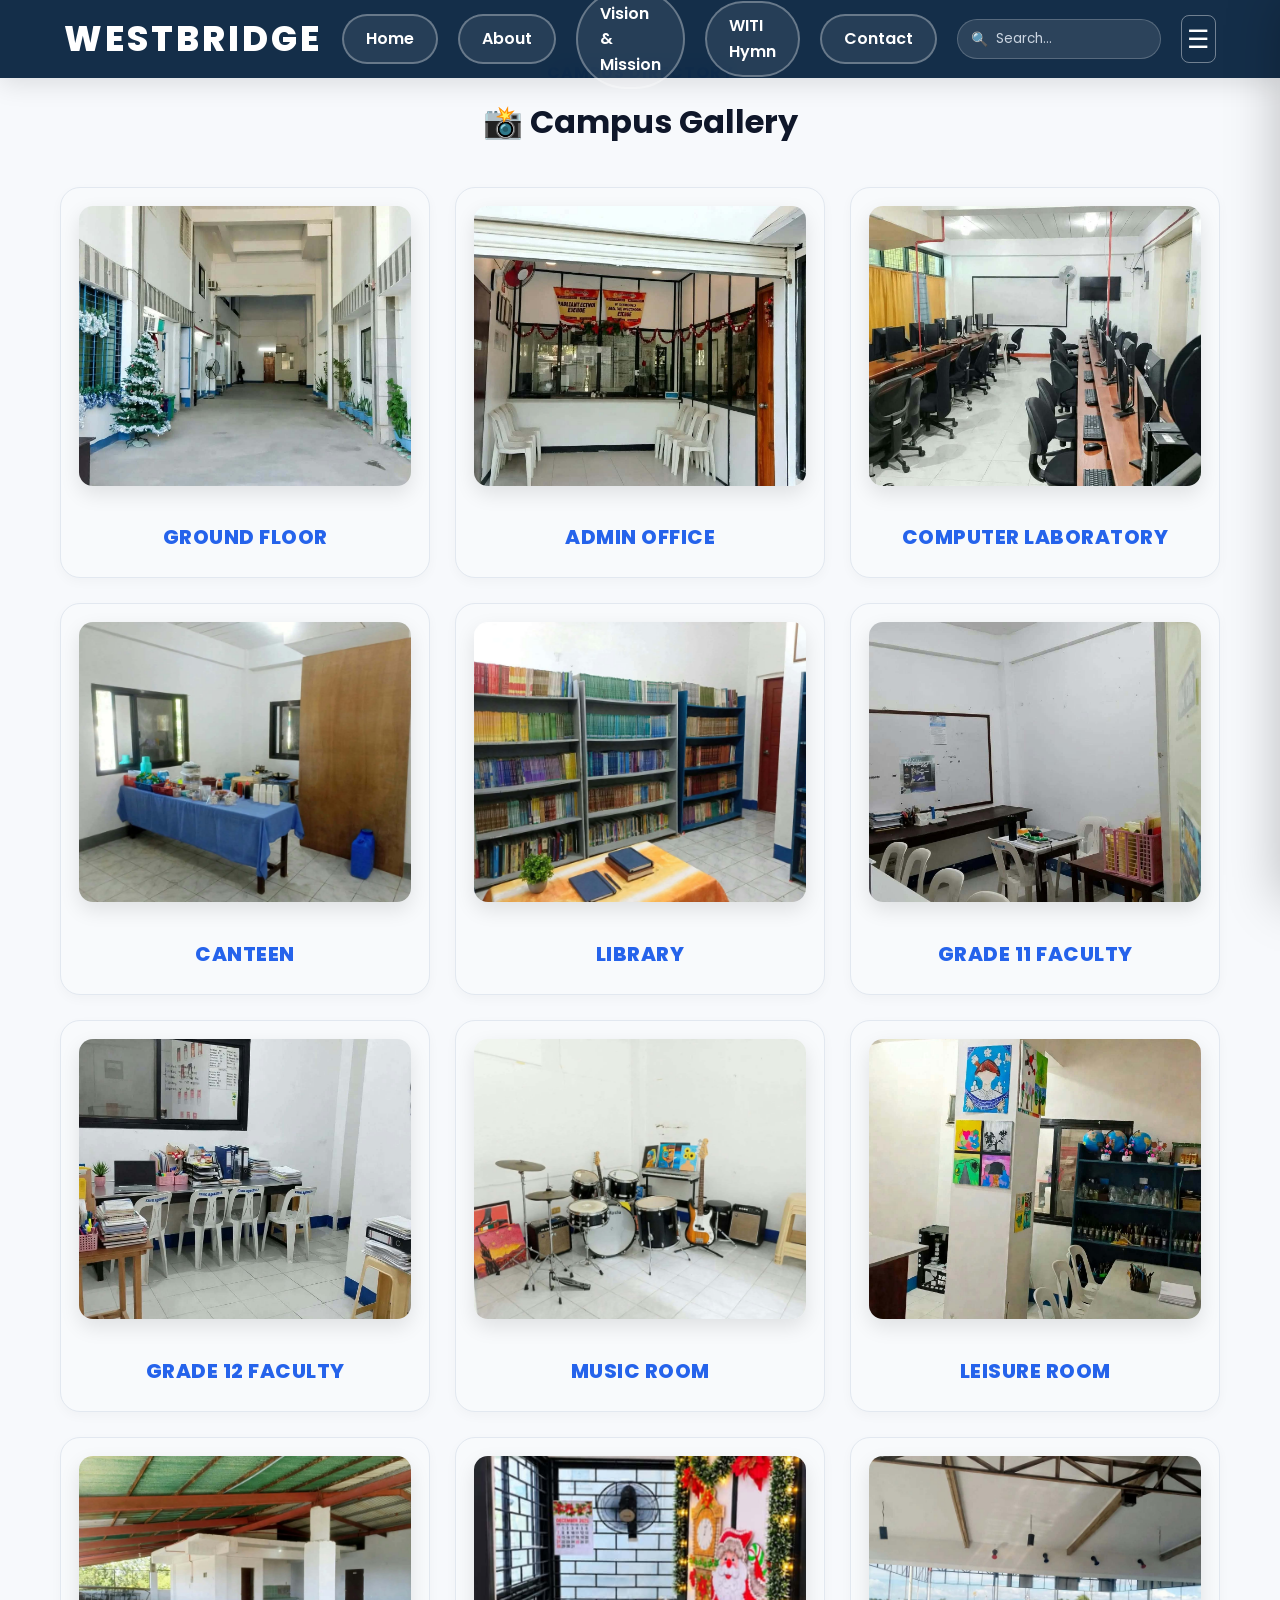
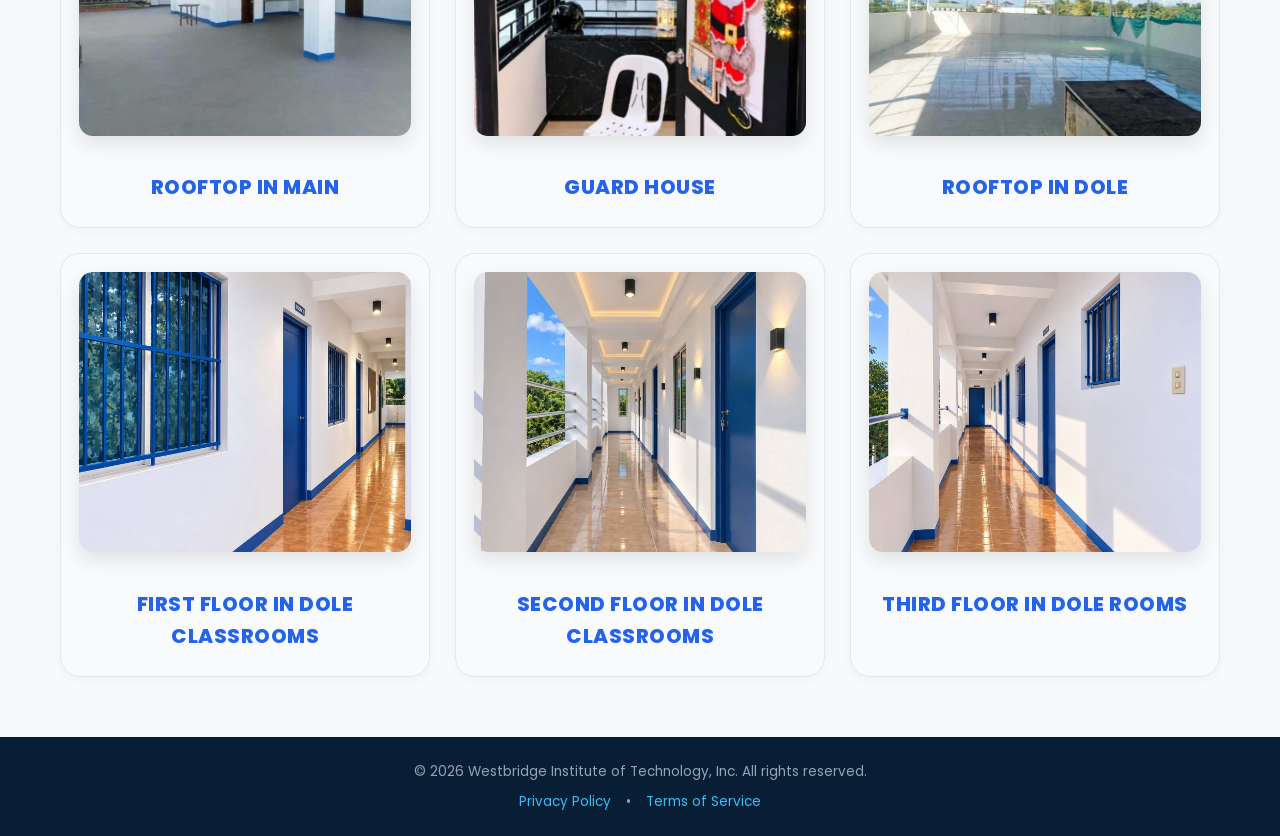
<file: campus.html>
<!DOCTYPE html>
<html lang="en">
<head>
   <meta name="viewport" content="width=device-width, initial-scale=1.0">
    <title>WITI San Jose - Campus Gallery</title>
    <link rel="stylesheet" href="style.css">
</head>
<body>
    <header>
        <div class="logo">WESTBRIDGE</div>

        <nav class="header-nav">
        <a href="index.html">Home</a>
        <a href="#history">About</a>
        <a href="#mission-vision">Vision & Mission</a>
        <a href="#witi-hymn">WITI Hymn</a>
        <a href="#contact">Contact</a>
    </nav>
        <div class="header-search-container">
            <span class="search-icon">🔍</span>
            <input type="text" id="facultySearchInput" placeholder="Search...">
        </div>
        <button class="menu-btn" onclick="toggleMenu()" aria-label="Open Menu">☰</button>
    </header>

    <div id="sideMenu" class="side-menu">
        <button class="close-btn" onclick="toggleMenu()" aria-label="Close Menu">×</button>
        <div class="menu-title">
            <span>WITI</span>
            <p>San Jose Branch</p>
        </div>
        <nav>
            <label class="cyber-switch">
  <input type="checkbox" id="themeToggleCheckbox" onchange="toggleDarkMode()">
  <span class="cyber-slider">
    <span class="cyber-icon sun">☀️</span>
    <span class="cyber-icon moon">🌙</span>
    <span class="cyber-ball"></span>
  </span>
</label>
            <a href="form.html">Enrollment Form</a>
            <a href="enrollees.html">Pending Enrollments</a>
            <a href="campus.html" class="active">Campus Gallery</a>
            <a href="loc.html">Our Location</a>
        </nav>
    </div>
    <div id="menuOverlay" class="menu-overlay" onclick="toggleMenu()"></div>
<section id="gallery" class="gallery-section" style="padding: 60px 20px; max-width: 1200px; margin: 0 auto;">
    <div style="text-align: center; margin-bottom: 40px;">
        <p class="small-title" style="color: #2563eb; font-weight: 700; letter-spacing: 1px;">CAMPUS DIRECTORY</p>
        <h2 style="font-size: 32px; color: #0f172a; margin: 5px 0 10px 0;">📸 Campus Gallery</h2>
    </div>

    <div class="facility-grid" style="display: grid; grid-template-columns: repeat(auto-fit, minmax(300px, 1fr)); gap: 25px;">
        
        <div class="facility-card glint-card" data-title="GROUND FLOOR" data-desc="Main entrance lobby, Information Desk, Administrative Offices, Registrar, and Student Services." data-img="main ground.jpg">
            <img src="main ground.jpg" alt="Ground Floor">
            <h4 style="color: #2563eb; font-size: 20px; font-weight: 800; margin: 12px 0 6px 0;">GROUND FLOOR</h4>
        </div>

        <div class="facility-card glint-card" data-title="ADMIN OFFICE" data-desc="Computer Laboratories equipped with high-spec PCs, Programming lecture rooms, and Faculty Office." data-img="admin.jpg">
            <img src="admin.jpg" alt="Admin Office">
            <h4 style="color: #2563eb; font-size: 20px; font-weight: 800; margin: 12px 0 6px 0;">ADMIN OFFICE</h4>
        </div>

        <div class="facility-card glint-card" data-title="COMPUTER LABORATORY" data-desc="Computer Laboratories equipped with high-spec PCs, Programming lecture rooms, and Faculty Office." data-img="comlab.jpg">
            <img src="comlab.jpg" alt="Computer Laboratory">
            <h4 style="color: #2563eb; font-size: 20px; font-weight: 800; margin: 12px 0 6px 0;">COMPUTER LABORATORY</h4>
        </div>

        <div class="facility-card glint-card" data-title="CANTEEN" data-desc="Computer Laboratories equipped with high-spec PCs, Programming lecture rooms, and Faculty Office." data-img="canteen.jpg">
            <img src="canteen.jpg" alt="Canteen">
            <h4 style="color: #2563eb; font-size: 20px; font-weight: 800; margin: 12px 0 6px 0;">CANTEEN</h4>
        </div>

        <div class="facility-card glint-card" data-title="LIBRARY" data-desc="Computer Laboratories equipped with high-spec PCs, Programming lecture rooms, and Faculty Office." data-img="library.jpg">
            <img src="library.jpg" alt="Library">
            <h4 style="color: #2563eb; font-size: 20px; font-weight: 800; margin: 12px 0 6px 0;">LIBRARY</h4>
        </div>

        <div class="facility-card glint-card" data-title="GRADE 11 FACULTY" data-desc="Computer Laboratories equipped with high-spec PCs, Programming lecture rooms, and Faculty Office." data-img="g11.jpg">
            <img src="g11.jpg" alt="Second Floor">
            <h4 style="color: #2563eb; font-size: 20px; font-weight: 800; margin: 12px 0 6px 0;">GRADE 11 FACULTY</h4>
        </div>

        <div class="facility-card glint-card" data-title="GRADE 12 FACULTY" data-desc="Computer Laboratories equipped with high-spec PCs, Programming lecture rooms, and Faculty Office." data-img="g12.jpg">
            <img src="g12.jpg" alt="Second Floor">
            <h4 style="color: #2563eb; font-size: 20px; font-weight: 800; margin: 12px 0 6px 0;">GRADE 12 FACULTY</h4>
        </div>

        <div class="facility-card glint-card" data-title="MUSIC ROOM" data-desc="Computer Laboratories equipped with high-spec PCs, Programming lecture rooms, and Faculty Office." data-img="music.jpg">
            <img src="music.jpg" alt="MUSIC ROOM">
            <h4 style="color: #2563eb; font-size: 20px; font-weight: 800; margin: 12px 0 6px 0;">MUSIC ROOM</h4>
        </div>

        <div class="facility-card glint-card" data-title="LEISURE ROOM" data-desc="Computer Laboratories equipped with high-spec PCs, Programming lecture rooms, and Faculty Office." data-img="leisure.jpg">
            <img src="leisure.jpg" alt="LEISURE ROOM">
            <h4 style="color: #2563eb; font-size: 20px; font-weight: 800; margin: 12px 0 6px 0;">LEISURE ROOM</h4>
        </div>

        <div class="facility-card glint-card" data-title="ROOFTOP IN MAIN" data-desc="Computer Laboratories equipped with high-spec PCs, Programming lecture rooms, and Faculty Office." data-img="roof2.img">
            <img src="roof2.jpg" alt="Second Floor">
            <h4 style="color: #2563eb; font-size: 20px; font-weight: 800; margin: 12px 0 6px 0;">ROOFTOP IN MAIN</h4>
        </div>

        <div class="facility-card glint-card" data-title="GUARD HOUSE" data-desc="Computer Laboratories equipped with high-spec PCs, Programming lecture rooms, and Faculty Office." data-img="his.webp">
            <img src="guard.jpg" alt="Second Floor">
            <h4 style="color: #2563eb; font-size: 20px; font-weight: 800; margin: 12px 0 6px 0;">GUARD HOUSE</h4>
            </div>

        <div class="facility-card glint-card" data-title="ROOFTOP IN DOLE" data-desc="Computer Laboratories equipped with high-spec PCs, Programming lecture rooms, and Faculty Office." data-img="rooftop.jpg">
            <img src="rooftop.jpg" alt="Second Floor">
            <h4 style="color: #2563eb; font-size: 20px; font-weight: 800; margin: 12px 0 6px 0;">ROOFTOP IN DOLE</h4>
        </div>

        <div class="facility-card glint-card" data-title="FIRST FLOOR IN DOLE CLASSROOMS" data-desc="Computer Laboratories equipped with high-spec PCs, Programming lecture rooms, and Faculty Office." data-img="1st.jpg">
            <img src="1st.jpg" alt="First Floor">
            <h4 style="color: #2563eb; font-size: 20px; font-weight: 800; margin: 12px 0 6px 0;">FIRST FLOOR IN DOLE CLASSROOMS</h4>
        </div>

        <div class="facility-card glint-card" data-title="SECOND FLOOR IN DOLE CLASSROOMS" data-desc="Computer Laboratories equipped with high-spec PCs, Programming lecture rooms, and Faculty Office." data-img="sec.jpg">
            <img src="sec.jpg" alt="Second Floor">
            <h4 style="color: #2563eb; font-size: 20px; font-weight: 800; margin: 12px 0 6px 0;">SECOND FLOOR IN DOLE CLASSROOMS</h4>
        </div>

        <div class="facility-card glint-card" data-title="THIRD FLOOR IN DOLE ROOMS" data-desc="Computer Laboratories equipped with high-spec PCs, Programming lecture rooms, and Faculty Office." data-img="3rd.jpg">
            <img src="3rd.jpg" alt="Third Floor">
            <h4 style="color: #2563eb; font-size: 20px; font-weight: 800; margin: 12px 0 6px 0;">THIRD FLOOR IN DOLE ROOMS</h4>
        </div>
        
        </section>
    </main>

    <footer class="luxury-footer" style="text-align: center; padding: 1.5rem; color: #94a3b8; font-size: 0.85rem;">
    <p>© 2026 Westbridge Institute of Technology, Inc. All rights reserved.</p>
    <div style="margin-top: 0.5rem; display: flex; justify-content: center; gap: 15px;">
        <a href="privacy.html" style="color: #38bdf8; text-decoration: none;">Privacy Policy</a>
        <span>•</span>
        <a href="terms.html" style="color: #38bdf8; text-decoration: none;">Terms of Service</a>
    </div>
    </footer>

    <script src="script.js"></script>
</body>
</html>
</file>
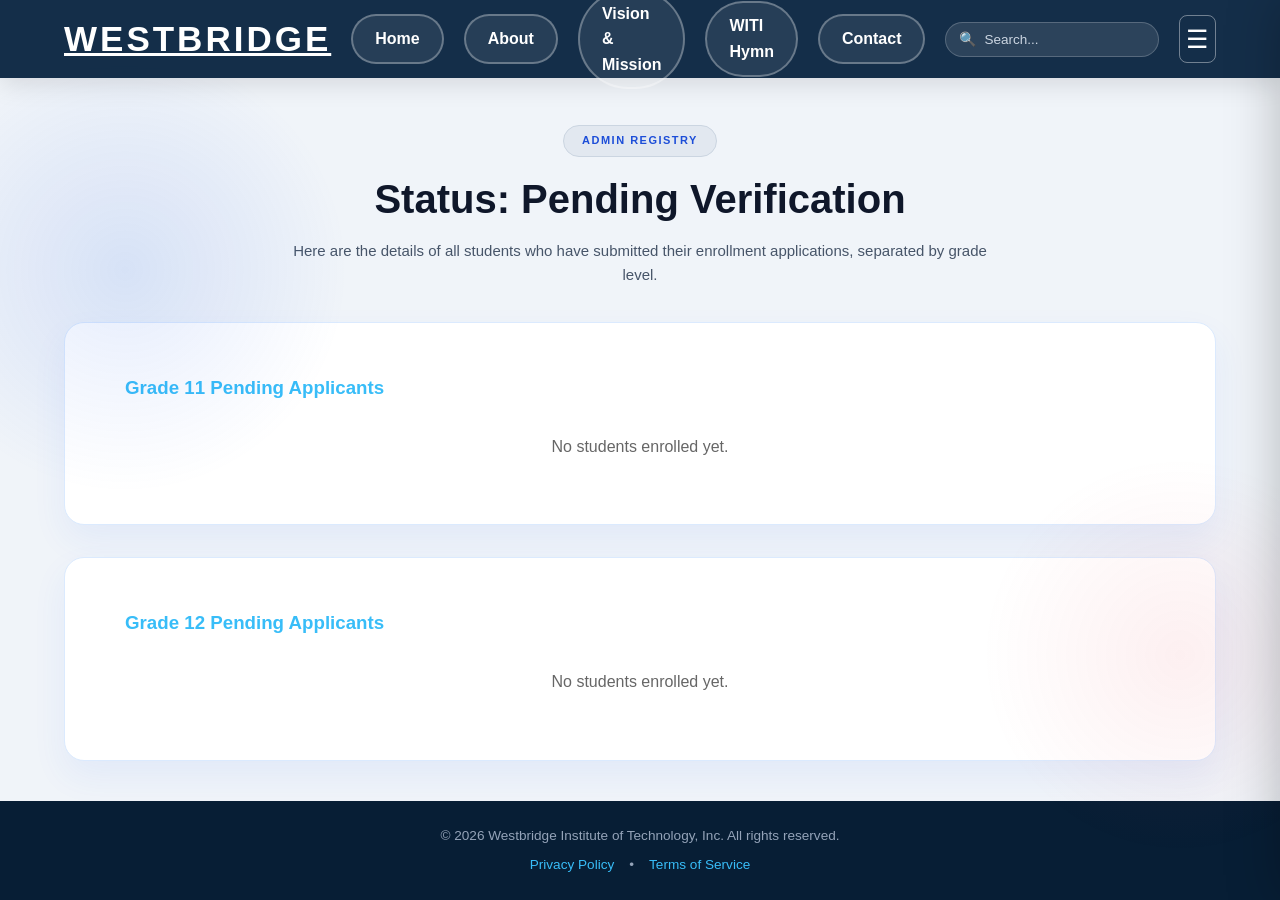
<file: enrollees.html>
<!DOCTYPE html>
<html lang="en">
<head>
    <meta name="viewport" content="width=device-width, initial-scale=1.0">
    <title>Enrolled Students Registry | WITI San Jose</title>
    <link rel="stylesheet" href="style.css">
</head>
<body class="luxury-enroll-body">

    <header class="luxury-header">
        <a href="index.html" class="logo">WESTBRIDGE</a>

        <nav class="header-nav">
        <a href="index.html">Home</a>
        <a href="#history">About</a>
        <a href="#mission-vision">Vision & Mission</a>
        <a href="#witi-hymn">WITI Hymn</a>
        <a href="#contact">Contact</a>
    </nav>
    <div class="header-search-container">
        <span class="search-icon">🔍</span>
        <input type="text" id="facultySearchInput" placeholder="Search...">
        <div id="searchHistoryDropdown" class="search-history-dropdown"></div>
        </div>
        <button class="menu-btn" onclick="toggleMenu()" aria-label="Open Menu">☰</button>
    </header>

    <div id="sideMenu" class="side-menu">
        <button class="close-btn" onclick="toggleMenu()" aria-label="Close Menu">×</button>
        <div class="menu-title">
            <span>WITI</span>
            <p>San Jose Branch</p>
        </div>
        <nav>
            <label class="cyber-switch">
  <input type="checkbox" id="themeToggleCheckbox" onchange="toggleDarkMode()">
  <span class="cyber-slider">
    <span class="cyber-icon sun">☀️</span>
    <span class="cyber-icon moon">🌙</span>
    <span class="cyber-ball"></span>
  </span>
</label>
            <a href="form.html">Enrollment Form</a>
            <a href="enrollees.html">Pending Enrollments</a>
             <a href="campus.html" class="active">Campus Gallery</a>
            <a href="loc.html">Our Location</a>
        </nav>
    </div>

    <div id="menuOverlay" class="menu-overlay" onclick="toggleMenu()"></div>

    <main class="enrollment-wrapper">
        <div class="enrollment-hero-head">
            <span class="luxury-badge">ADMIN REGISTRY</span>
            <h1>Status: Pending Verification</h1>
            <p>Here are the details of all students who have submitted their enrollment applications, separated by grade level.</p>
        </div>

        <div class="glass-form-card" style="margin-bottom: 2rem;">
            <h3 style="color: #38bdf8; margin-bottom: 1rem;">Grade 11 Pending Applicants</h3>
            <div id="g11EnrolleesContainer">
    
            </div>
        </div>
        <div class="glass-form-card">
            <h3 style="color: #38bdf8; margin-bottom: 1rem;">Grade 12 Pending Applicants</h3>
            <div id="g12EnrolleesContainer">
               
            </div>
        </div>
    </main>

    <footer class="luxury-footer" style="text-align: center; padding: 1.5rem; color: #94a3b8; font-size: 0.85rem;">
    <p>© 2026 Westbridge Institute of Technology, Inc. All rights reserved.</p>
    <div style="margin-top: 0.5rem; display: flex; justify-content: center; gap: 15px;">
        <a href="privacy.html" style="color: #38bdf8; text-decoration: none;">Privacy Policy</a>
        <span>•</span>
        <a href="terms.html" style="color: #38bdf8; text-decoration: none;">Terms of Service</a>
    </div>
</footer>

    <script src="script.js"></script>
</body>
</html>
</file>
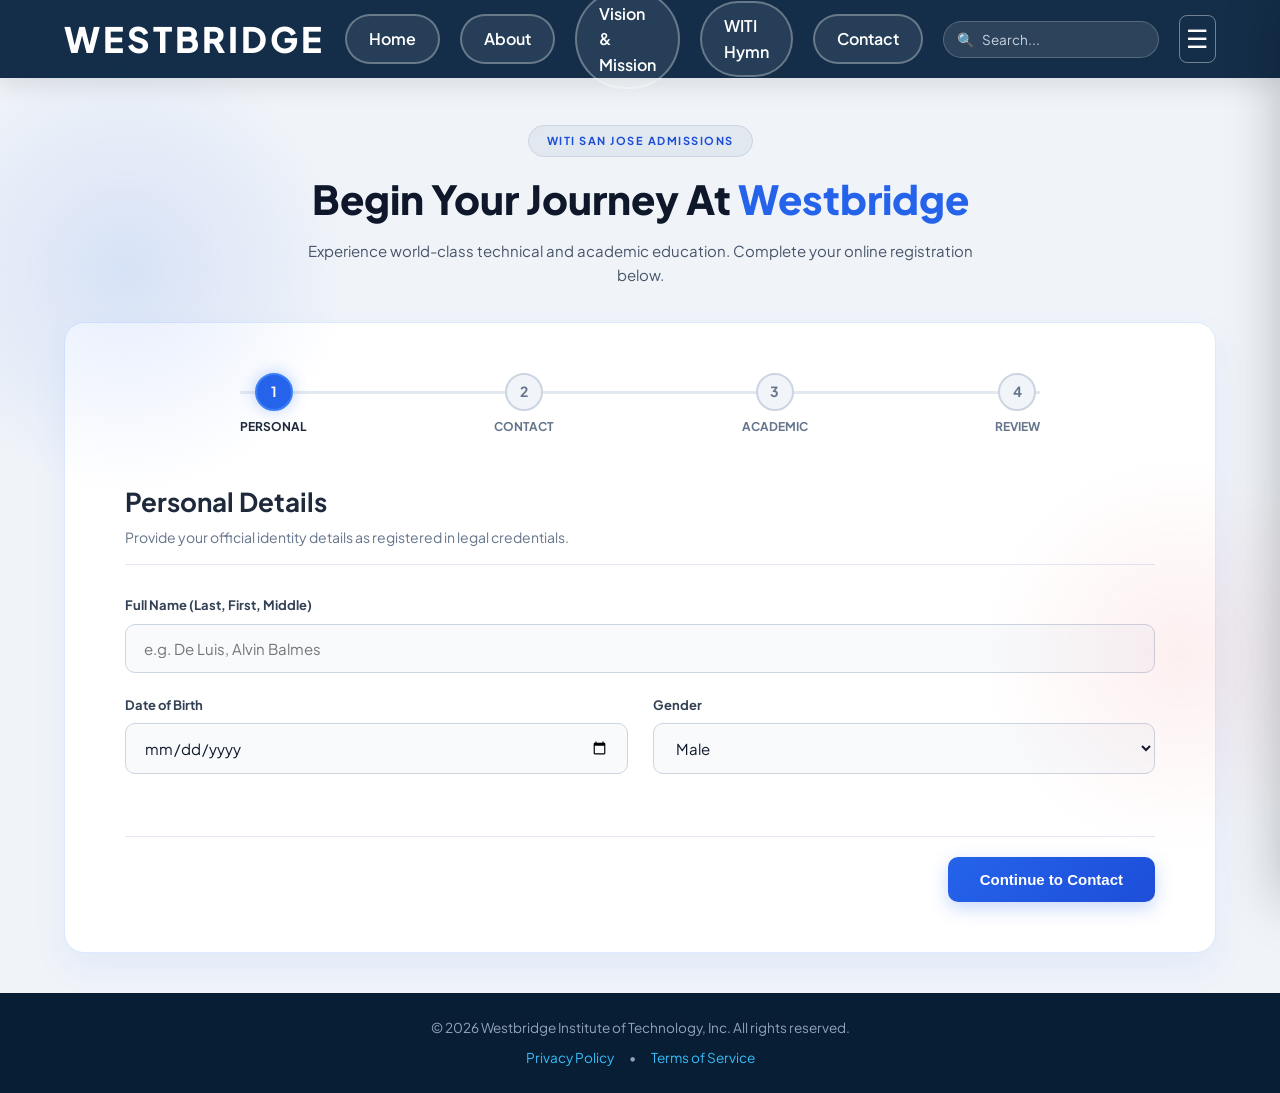
<file: form.html>
<!DOCTYPE html>
<html lang="en">
<head>
    <meta name="viewport" content="width=device-width, initial-scale=1.0">
    <title>Online Enrollment | WITI San Jose</title>
    <link rel="stylesheet" href="style.css">
    <link rel="preconnect" href="https://fonts.googleapis.com">
    <link rel="preconnect" href="https://fonts.gstatic.com" crossorigin>
    <link href="https://fonts.googleapis.com/css2?family=Plus+Jakarta+Sans:wght@300;400;500;600;700;800&family=Outfit:wght@400;600;700;800&display=swap" rel="stylesheet">
</head>
<body class="luxury-enroll-body">

    <div class="ambient-orb orb-1"></div>
    <div class="ambient-orb orb-2"></div>
    <div class="ambient-orb orb-3"></div>

    <header class="luxury-header">
        <div class="logo">WESTBRIDGE</div>
        <nav class="header-nav">
        <a href="index.html">Home</a>
        <a href="#history">About</a>
        <a href="#mission-vision">Vision & Mission</a>
        <a href="#witi-hymn">WITI Hymn</a>
        <a href="#contact">Contact</a>
    </nav>
    <div class="header-search-container">
        <span class="search-icon">🔍</span>
        <input type="text" id="facultySearchInput" placeholder="Search...">
        <div id="searchHistoryDropdown" class="search-history-dropdown"></div>
        </div>
        <button class="menu-btn" onclick="toggleMenu()" aria-label="Open Menu">☰</button>
    </header>

    <div id="sideMenu" class="side-menu">
        <button class="close-btn" onclick="toggleMenu()" aria-label="Close Menu">×</button>
        <div class="menu-title">
            <span>WITI</span>
            <p>San Jose Branch</p>
        </div>
        <nav>
            <label class="cyber-switch">
  <input type="checkbox" id="themeToggleCheckbox" onchange="toggleDarkMode()">
  <span class="cyber-slider">
    <span class="cyber-icon sun">☀️</span>
    <span class="cyber-icon moon">🌙</span>
    <span class="cyber-ball"></span>
  </span>
</label>
            <a href="form.html">Enrollment Form</a>
            <a href="enrollees.html">Pending Enrollments</a>
             <a href="campus.html" class="active">Campus Gallery</a>
            <a href="loc.html">Our Location</a>
        </nav>
    </div>

    <div id="menuOverlay" class="menu-overlay" onclick="toggleMenu()"></div>

    <main class="enrollment-wrapper">
        
        <div class="enrollment-hero-head">
            <span class="luxury-badge">WITI SAN JOSE ADMISSIONS</span>
            <h1>Begin Your Journey At <span>Westbridge</span></h1>
            <p>Experience world-class technical and academic education. Complete your online registration below.</p>
        </div>

        
        <div class="glass-form-card">

            <div class="stepper-bar">
                <div class="progress-line-bg">
                    <div class="progress-line-fill" id="progressFill"></div>
                </div>

                <div class="step-node active" id="node1">
                    <div class="node-circle">1</div>
                    <span class="node-label">Personal</span>
                </div>
                <div class="step-node" id="node2">
                    <div class="node-circle">2</div>
                    <span class="node-label">Contact</span>
                </div>
                <div class="step-node" id="node3">
                    <div class="node-circle">3</div>
                    <span class="node-label">Academic</span>
                </div>
                <div class="step-node" id="node4">
                    <div class="node-circle">4</div>
                    <span class="node-label">Review</span>
                </div>
            </div>

            <form id="luxuryForm" novalidate>


                <div class="form-step active-step" id="step1">
                    <div class="step-head">
                        <h2>Personal Details</h2>
                        <p>Provide your official identity details as registered in legal credentials.</p>
                    </div>

                    <div class="input-block">
                        <label for="fullName">Full Name (Last, First, Middle)</label>
                        <input type="text" id="fullName" placeholder="e.g. De Luis, Alvin Balmes" required>
                        <small class="error-msg">Please enter your complete name.</small>
                    </div>

                    <div class="input-grid-2">
                        <div class="input-block">
                            <label for="dob">Date of Birth</label>
                            <input type="date" id="dob" required>
                            <small class="error-msg">Select a valid birthdate.</small>
                        </div>
                        <div class="input-block">
                            <label for="gender">Gender</label>
                            <select id="gender" required>
                                <option value="Male">Male</option>
                                <option value="Female">Female</option>
                                <option value="Prefer not to say">Prefer not to say</option>
                            </select>
                            <small class="error-msg">Please select your gender.</small>
                        </div>
                    </div>

                    <div class="step-actions right-align">
                        <button type="button" class="btn-next" onclick="goToStep(2)">Continue to Contact</button>
                    </div>
                </div>

                <div class="form-step" id="step2">
                    <div class="step-head">
                        <h2>Contact & Address</h2>
                        <p>Where can our admissions office reach you regarding your updates?</p>
                    </div>

                    <div class="input-grid-2">
                        <div class="input-block">
                            <label for="email">Email Address</label>
                            <input type="email" id="email" placeholder="e.g. student@gmail.com" required>
                            <small class="error-msg">Provide a valid email address.</small>
                        </div>
                        <div class="input-block">
                            <label for="phone">Mobile Number *</label>
                            <input type="tel" id="phone" placeholder="09123456789" maxlength="11" required>
                            <small class="error-msg">Must be an 11-digit mobile number (09XXXXXXXXX).</small>
                        </div>
                    </div>

                    <div class="input-block">
                        <label for="address">Complete Home Address</label>
                        <input type="text" id="address" placeholder="House/Bldg No., Street, Barangay, City, Province" required>
                        <small class="error-msg">Please input your detailed residential address.</small>
                    </div>

                    <div class="step-actions">
                        <button type="button" class="btn-prev" onclick="goToStep(1)">Back</button>
                        <button type="button" class="btn-next" onclick="goToStep(3)">Academic Details</button>
                    </div>
                </div>

                <div class="form-step" id="step3">
                    <div class="step-head">
                        <h2>Academic Track Selection</h2>
                        <p>Select your desired educational strand or college degree program.</p>
                    </div>

                    <div class="input-grid-2">
                        <div class="input-block">
                            <label for="course">Cluster</label>
                            <select id="course" required>
                                <option value="SHS-ICT">Senior High School - ICT Strand</option>
                                <option value="SHS-ABM">Senior High School - ABM Strand</option>
                                <option value="SHS-ASSH">Senior High School - ASSH Strand</option>
                                <option value="SHS-STEM">Senior High School - STEM Strand</option>
                                <option value="SHS-HT">Senior High School - HT Strand</option>
                            </select>
                            <small class="error-msg">Please choose an academic program.</small>
                        </div>
                        <div class="input-block">
                            <label for="yearLevel">Grade Level</label>
                            <select id="yearLevel" required>
                                <option value="">Select Grade Level</option>
                                <option value="Grade 11">Grade 11</option>
                                <option value="Grade 12">Grade 12</option>
                            </select>
                            <small class="error-msg">Please select your incoming grade level.</small>
                        </div>
                    </div>

                    <div class="step-actions">
                        <button type="button" class="btn-prev" onclick="goToStep(2)">Back</button>
                        <button type="button" class="btn-next" onclick="goToStep(4)">Review Enrollment Form</button>
                    </div>
                </div>

                <div class="form-step" id="step4">
                    <div class="step-head">
                        <h2>Confirm Submission</h2>
                        <p>Review all your submitted credentials before finalizing your application.</p>
                    </div>

                    <div class="review-box">
                        <div class="review-item">
                            <span class="rev-label">Full Name:</span>
                            <span class="rev-val" id="revName">-</span>
                        </div>
                        <div class="review-item">
                            <span class="rev-label">Birthdate & Gender:</span>
                            <span class="rev-val" id="revDobGender">-</span>
                        </div>
                        <div class="review-item">
                            <span class="rev-label">Email Address:</span>
                            <span class="rev-val" id="revEmail">-</span>
                        </div>
                        <div class="review-item">
                            <span class="rev-label">Mobile Number:</span>
                            <span class="rev-val" id="revPhone">-</span>
                        </div>
                        <div class="review-item">
                            <span class="rev-label">Home Address:</span>
                            <span class="rev-val" id="revAddress">-</span>
                        </div>
                        <div class="review-item highlight">
                            <span class="rev-label">Selected Program:</span>
                            <span class="rev-val" id="revCourse">-</span>
                        </div>
                        <div class="review-item highlight">
                            <span class="rev-label">Grade Level:</span>
                            <span class="rev-val" id="revYear">-</span>
                        </div>
                    </div>

                    <div class="step-actions">
                        <button type="button" class="btn-prev" onclick="goToStep(3)">Edit Details</button>
                        <button type="submit" class="btn-submit-luxury">Submit Official Enrollment</button>
                    </div>
                </div>

            </form>

            <!-- PENDING VERIFICATION STATUS CARD -->
            <div id="status-card" class="glint-card status-card hidden" style="text-align: center; padding: 2rem;">
                <div class="cyber-badge" style="display: inline-block; margin-bottom: 1rem;">STATUS: PENDING VERIFICATION</div>
                
                <h2 style="color: #38bdf8; margin-bottom: 0.5rem;">SUBMISSION RECEIVED</h2>
                <p style="color: #94a3b8; margin-bottom: 1.5rem;">Your application has been logged into the system for initial review by the registrar.</p>
                
                <div class="ref-box" style="background: #020617; border-left: 3px solid #38bdf8; padding: 1rem; margin: 1.5rem auto; text-align: left; max-width: 400px; border-radius: 4px;">
                    <span style="font-size: 0.8rem; color: #94a3b8; display: block;">TRACKING REFERENCE:</span>
                    <strong id="refNumber" style="color: #38bdf8; font-size: 1.2rem; letter-spacing: 2px;">#WITI-2026-0000</strong>
                </div>

                <div class="next-steps" style="text-align: left; font-size: 0.9rem; color: #94a3b8; margin: 1.5rem auto; max-width: 400px;">
                    <h4 style="color: #fff; margin-bottom: 0.5rem;">Next Steps:</h4>
                    <ol style="padding-left: 1.2rem; display: flex; flex-direction: column; gap: 0.4rem;">
                        <li>Take a screenshot or note your Tracking Reference Number.</li>
                        <li>Wait 1–3 working days for SMS/email notification from the Registrar.</li>
                        <li>Prepare your physical documents (Form 138, PSA Birth Cert, Good Moral) for campus verification.</li>
                    </ol>
                </div>

                <!-- Isa na lang ang button papuntang Home -->
                <div class="success-actions" style="margin-top: 1.5rem;">
                    <div class="success-actions" style="margin-top: 1.5rem; text-align: center;">
                        <a href="index.html" class="cyber-home-btn">
                            Return to Main Homepage
                            </a>
                    </div>
                </div>
            </div>
        </div>

    </main>

    <footer class="luxury-footer" style="text-align: center; padding: 1.5rem; color: #94a3b8; font-size: 0.85rem;">
    <p>© 2026 Westbridge Institute of Technology, Inc. All rights reserved.</p>
    <div style="margin-top: 0.5rem; display: flex; justify-content: center; gap: 15px;">
        <a href="privacy.html" style="color: #38bdf8; text-decoration: none;">Privacy Policy</a>
        <span>•</span>
        <a href="terms.html" style="color: #38bdf8; text-decoration: none;">Terms of Service</a>
    </div>
</footer>

    <script src="script.js"></script>
</body>
</html>
</file>
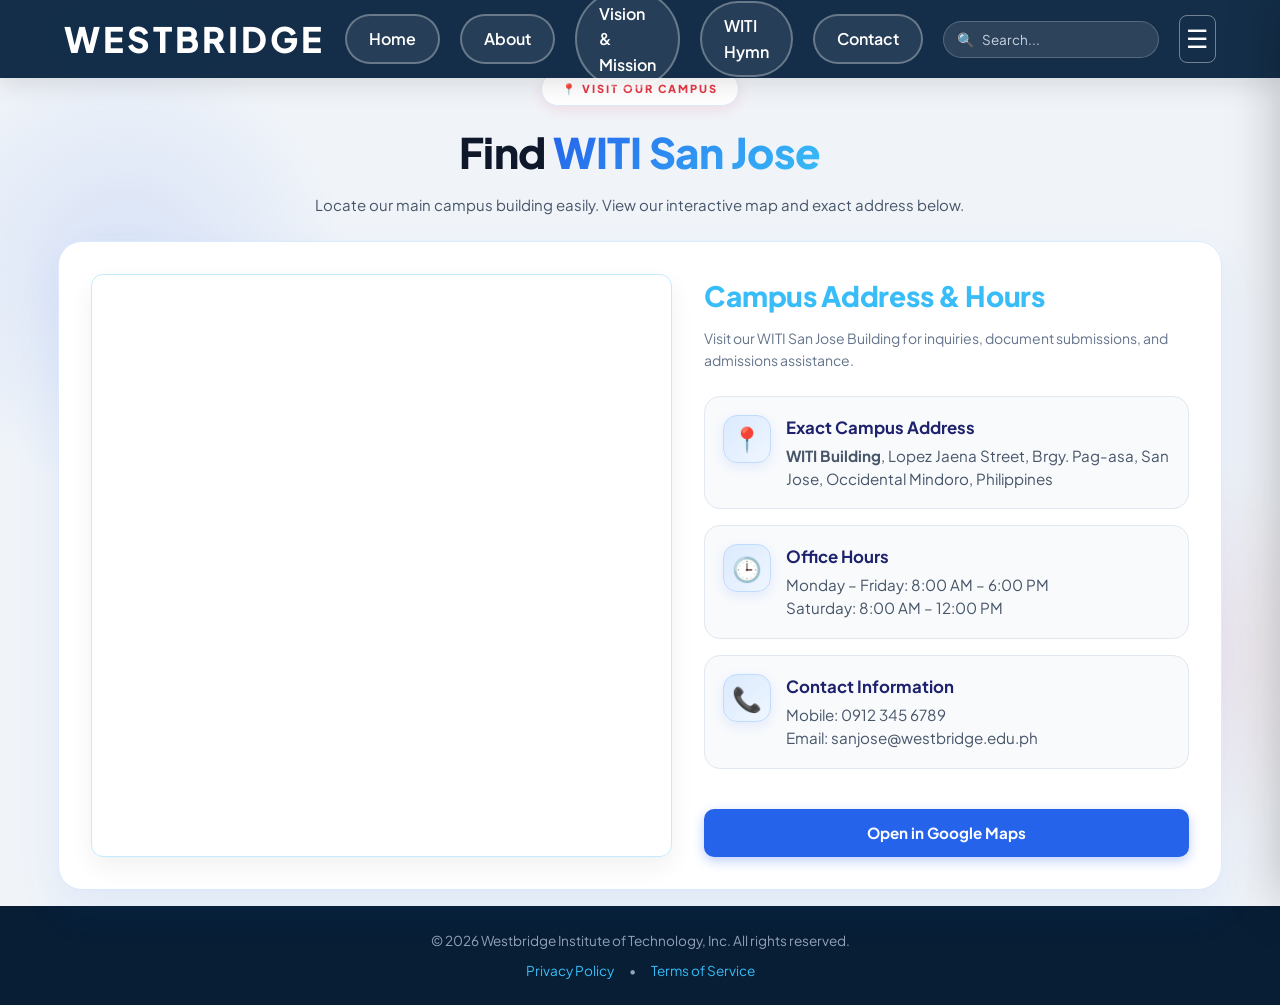
<file: loc.html>
<!DOCTYPE html>
<html lang="en">
<head>
   <meta name="viewport" content="width=device-width, initial-scale=1.0">
    <title>Campus Location | WITI San Jose</title>
    <link rel="stylesheet" href="style.css">
    <link rel="preconnect" href="https://fonts.googleapis.com">
    <link rel="preconnect" href="https://fonts.gstatic.com" crossorigin>
    <link href="https://fonts.googleapis.com/css2?family=Plus+Jakarta+Sans:wght@400;500;600;700;800&display=swap" rel="stylesheet">
</head>
<body class="luxury-enroll-body">

    <header class="luxury-header">
        <div class="logo">WESTBRIDGE</div>

        <nav class="header-nav">
            <a href="index.html">Home</a>
            <a href="index.html#history">About</a>
            <a href="index.html#mission-vision">Vision & Mission</a>
            <a href="index.html#hymn">WITI Hymn</a>
            <a href="index.html#contact">Contact</a>
        </nav>
        <div class="header-search-container">
            <span class="search-icon">🔍</span>
            <input type="text" id="facultySearchInput" placeholder="Search...">
            <div id="searchHistoryDropdown" class="search-history-dropdown"></div>
        </div>
        <button class="menu-btn" onclick="toggleMenu()" aria-label="Open Menu">☰</button>
    </header>

    <div id="sideMenu" class="side-menu">
        <button class="close-btn" onclick="toggleMenu()" aria-label="Close Menu">×</button>
        <div class="menu-title">
            <span>WITI</span>
            <p>San Jose Branch</p>
        </div>
        <nav>
            <label class="cyber-switch">
                <input type="checkbox" id="themeToggleCheckbox" onchange="toggleDarkMode()">
                <span class="cyber-slider">
                    <span class="cyber-icon sun">☀️</span>
                    <span class="cyber-icon moon">🌙</span>
                    <span class="cyber-ball"></span>
                </span>
            </label>
            <a href="index.html">🏠 Return to Home</a>
            <a href="form.html">Enrollment Form</a>
            <a href="enrollees.html">Pending Enrollments</a>
            <a href="campus.html">Campus Gallery</a>
            <a href="loc.html" class="active">Our Location</a>
        </nav>
    </div>

    <div id="menuOverlay" class="menu-overlay" onclick="toggleMenu()"></div>

    <main class="location-wrapper" style="max-width: 96%; width: 96%; padding: 1rem 2rem; margin: 0 auto;">
        
        <!-- Top Navigation / Return to Home Bar -->
        <div style="display: flex; justify-content: space-between; align-items: center; margin-bottom: 1rem;">
            <a href="index.html" style="display: inline-flex; align-items: center; gap: 8px; color: #38bdf8; text-decoration: none; font-weight: 600; font-size: 0.95rem; background: rgba(56, 189, 248, 0.1); padding: 8px 16px; border-radius: 50px; transition: background 0.3s;">
                ← Return to Home
            </a>
        </div>

        <div class="location-hero-head" style="text-align: center; margin-bottom: 1.5rem;">
            <span class="luxury-badge">📍 VISIT OUR CAMPUS</span>
            <h1>Find <span>WITI San Jose</span></h1>
            <p>Locate our main campus building easily. View our interactive map and exact address below.</p>
        </div>

        <div class="glass-location-card" style="width: 100%; padding: 2rem; box-sizing: border-box;">
            
            <div class="location-grid" style="display: grid; grid-template-columns: 1.2fr 1fr; gap: 2rem; width: 100%; min-height: 550px;">
                
                <div class="map-container" style="width: 100%; height: 100%; min-height: 450px; border-radius: 12px; overflow: hidden; border: 1px solid rgba(56, 189, 248, 0.3);">
                    <iframe 
                        src="https://www.google.com/maps/embed?pb=!1m18!1m12!1m3!1d3893.388836262334!2d121.0668278!3d12.3524345!2m3!1f0!2f0!3f0!3m2!1i1024!2i768!4f13.1!3m3!1m2!1s0x33b9ec85b24a3503%3A0x8e84ef2436f982d6!2sLopez%20Jaena%20St%2C%20San%20Jose%2C%20Occidental%20Mindoro!5e0!3m2!1sen!2sph!4v1710000000000!5m2!1sen!2sph" 
                        width="100%" 
                        height="100%" 
                        style="border:0;" 
                        allowfullscreen="" 
                        loading="lazy" 
                        referrerpolicy="no-referrer-when-downgrade">
                    </iframe>
                </div>

                <div class="location-details-box" style="display: flex; flex-direction: column; justify-content: space-between;">
                    <div>
                        <h2 style="color: #38bdf8; margin-bottom: 0.5rem;">Campus Address & Hours</h2>
                        <p class="loc-intro" style="color: #64748b; margin-bottom: 1.5rem;">Visit our WITI San Jose Building for inquiries, document submissions, and admissions assistance.</p>

                        <div class="info-card" style="margin-bottom: 1rem; display: flex; gap: 15px; align-items: flex-start;">
                            <div class="info-icon" style="font-size: 1.5rem;">📍</div>
                            <div class="info-text">
                                <h3 style="color: #1e226c; font-size: 1.05rem; margin-bottom: 0.2rem;">Exact Campus Address</h3>
                                <p style="color: #475569; font-size: 0.95rem;"><strong>WITI Building</strong>, Lopez Jaena Street, Brgy. Pag-asa, San Jose, Occidental Mindoro, Philippines</p>
                            </div>
                        </div>

                        <div class="info-card" style="margin-bottom: 1rem; display: flex; gap: 15px; align-items: flex-start;">
                            <div class="info-icon" style="font-size: 1.5rem;">🕒</div>
                            <div class="info-text">
                                <h3 style="color: #1e226c; font-size: 1.05rem; margin-bottom: 0.2rem;">Office Hours</h3>
                                <p style="color: #475569; font-size: 0.95rem;">Monday – Friday: 8:00 AM – 6:00 PM</p>
                                <p style="color: #475569; font-size: 0.95rem;">Saturday: 8:00 AM – 12:00 PM</p>
                            </div>
                        </div>

                        <div class="info-card" style="margin-bottom: 1.5rem; display: flex; gap: 15px; align-items: flex-start;">
                            <div class="info-icon" style="font-size: 1.5rem;">📞</div>
                            <div class="info-text">
                                <h3 style="color: #1e226c; font-size: 1.05rem; margin-bottom: 0.2rem;">Contact Information</h3>
                                <p style="color: #475569; font-size: 0.95rem;">Mobile: 0912 345 6789</p>
                                <p style="color: #475569; font-size: 0.95rem;">Email: sanjose@westbridge.edu.ph</p>
                            </div>
                        </div>
                    </div>

                    <div style="margin-top: 1rem;">
                        <a href="https://maps.google.com/?q=Lopez+Jaena+St,+San+Jose,+Occidental+Mindoro" target="_blank" style="display: block; text-align: center; background: #2563eb; color: #ffffff; padding: 12px 20px; border-radius: 10px; text-decoration: none; font-weight: 700; font-size: 0.95rem; box-shadow: 0 4px 12px rgba(37, 99, 235, 0.3); transition: background 0.3s;">
                             Open in Google Maps
                        </a>
                    </div>
                </div>

            </div>

        </div>

    </main>

    <footer class="luxury-footer" style="text-align: center; padding: 1.5rem; color: #94a3b8; font-size: 0.85rem;">
        <p>© 2026 Westbridge Institute of Technology, Inc. All rights reserved.</p>
        <div style="margin-top: 0.5rem; display: flex; justify-content: center; gap: 15px;">
            <a href="privacy.html" style="color: #38bdf8; text-decoration: none;">Privacy Policy</a>
            <span>•</span>
            <a href="terms.html" style="color: #38bdf8; text-decoration: none;">Terms of Service</a>
        </div>
    </footer>

    <script src="script.js"></script>
</body>
</html>
</file>
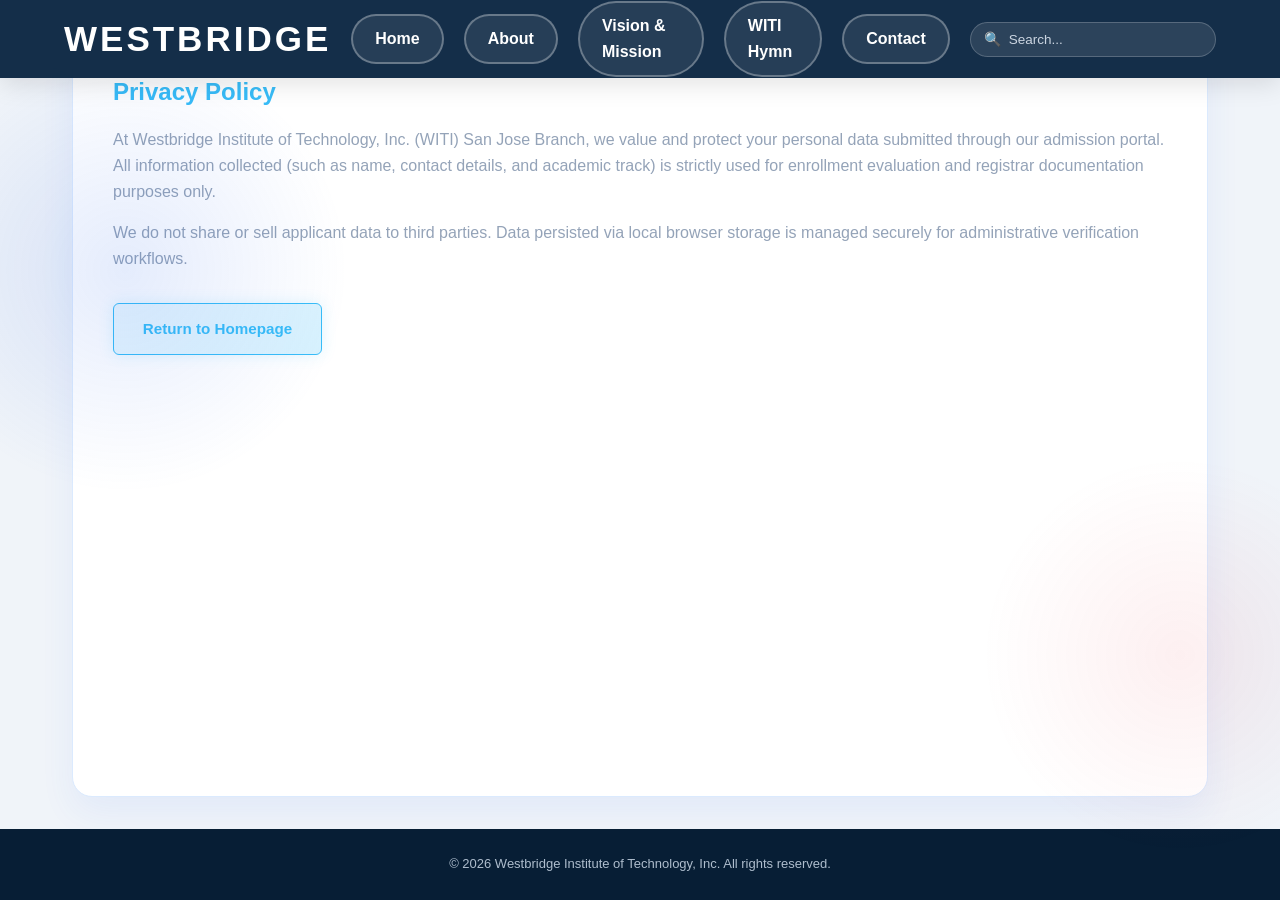
<file: privacy.html>
<!DOCTYPE html>
<html lang="en">
<head>
    <meta name="viewport" content="width=device-width, initial-scale=1.0">
    <title>Privacy Policy | WITI San Jose</title>
    <link rel="stylesheet" href="style.css">
</head>
<body class="luxury-enroll-body">
    <header class="luxury-header">
        <div class="logo">WESTBRIDGE</div>

        <nav class="header-nav">
        <a href="index.html">Home</a>
        <a href="#history">About</a>
        <a href="#mission-vision">Vision & Mission</a>
        <a href="#witi-hymn">WITI Hymn</a>
        <a href="#contact">Contact</a>
    </nav>
    <div class="header-search-container">
        <span class="search-icon">🔍</span>
        <input type="text" id="facultySearchInput" placeholder="Search...">
        <div id="searchHistoryDropdown" class="search-history-dropdown"></div>
        </div>

    </header>

    <main class="enrollment-wrapper" style="max-width: 1200px; width: 95%; padding: 2rem; margin: 0 auto;">
        <div class="glass-form-card" style="padding: 2.5rem; color: #fff;">
            <h2 style="color: #38bdf8; margin-bottom: 1rem;">Privacy Policy</h2>
            <p style="color: #94a3b8; margin-bottom: 1rem; line-height: 1.6;">
                At Westbridge Institute of Technology, Inc. (WITI) San Jose Branch, we value and protect your personal data submitted through our admission portal. All information collected (such as name, contact details, and academic track) is strictly used for enrollment evaluation and registrar documentation purposes only.
            </p>
            <p style="color: #94a3b8; line-height: 1.6;">
                We do not share or sell applicant data to third parties. Data persisted via local browser storage is managed securely for administrative verification workflows.
            </p>
            <div style="margin-top: 2rem;">
                <a href="index.html" class="cyber-home-btn">Return to Homepage</a>
            </div>
        </div>
    </main>

    <footer class="luxury-footer">
        <p>© 2026 Westbridge Institute of Technology, Inc. All rights reserved.</p>
    </footer>
</body>
</html>
</file>
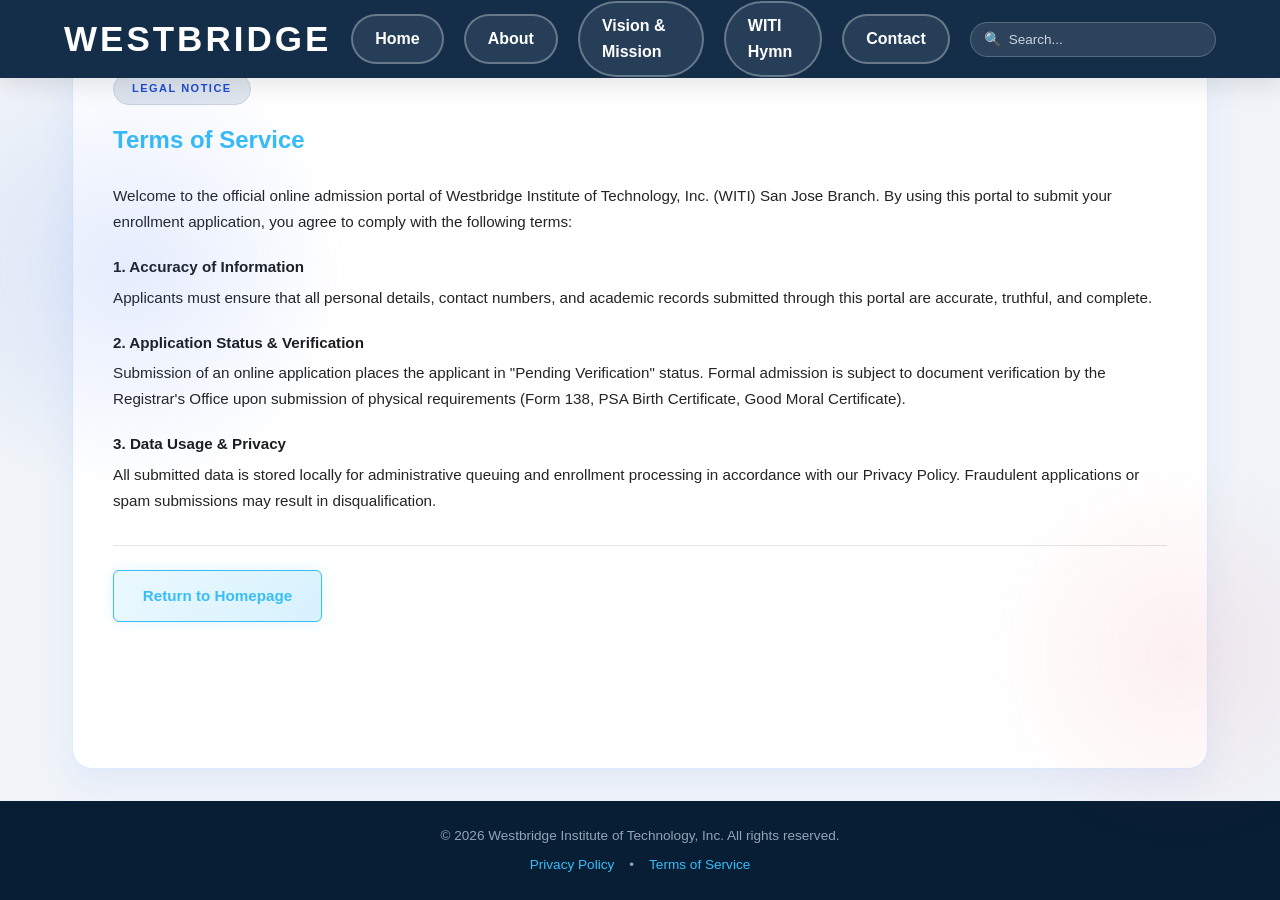
<file: terms.html>
<!DOCTYPE html>
<html lang="en">
<head>
    <meta name="viewport" content="width=device-width, initial-scale=1.0">
    <title>Terms of Service | WITI San Jose</title>
    <link rel="stylesheet" href="style.css">
</head>
<body class="luxury-enroll-body">

    <header class="luxury-header">
         <div class="logo">WESTBRIDGE</div>

         <nav class="header-nav">
        <a href="index.html">Home</a>
        <a href="#history">About</a>
       <a href="#mission-vision">Vision & Mission</a>
        <a href="#witi-hymn">WITI Hymn</a>
        <a href="#contact">Contact</a>
    </nav>
    <div class="header-search-container">
        <span class="search-icon">🔍</span>
        <input type="text" id="facultySearchInput" placeholder="Search...">
        <div id="searchHistoryDropdown" class="search-history-dropdown"></div>
        </div>
    </header>

    <main class="enrollment-wrapper" style="max-width: 1200px; width: 95%; padding: 2rem; margin: 0 auto;">
        <div class="glass-form-card" style="padding: 2.5rem; color: #fff;">
            <span class="luxury-badge" style="margin-bottom: 1rem; display: inline-block;">LEGAL NOTICE</span>
            <h2 style="color: #38bdf8; margin-bottom: 1.5rem;">Terms of Service</h2>
            
            <div style="color: #242424; line-height: 1.7; display: flex; flex-direction: column; gap: 1.2rem; font-size: 0.95rem;">
                <p>
                    Welcome to the official online admission portal of Westbridge Institute of Technology, Inc. (WITI) San Jose Branch. By using this portal to submit your enrollment application, you agree to comply with the following terms:
                </p>

                <div>
                    <h4 style="color: #1c1d1e; margin-bottom: 0.3rem;">1. Accuracy of Information</h4>
                    <p>Applicants must ensure that all personal details, contact numbers, and academic records submitted through this portal are accurate, truthful, and complete.</p>
                </div>

                <div>
                    <h4 style="color: #1c1d1e; margin-bottom: 0.3rem;">2. Application Status & Verification</h4>
                    <p>Submission of an online application places the applicant in "Pending Verification" status. Formal admission is subject to document verification by the Registrar's Office upon submission of physical requirements (Form 138, PSA Birth Certificate, Good Moral Certificate).</p>
                </div>

                <div>
                    <h4 style="color: #1c1d1e; margin-bottom: 0.3rem;">3. Data Usage & Privacy</h4>
                    <p>All submitted data is stored locally for administrative queuing and enrollment processing in accordance with our Privacy Policy. Fraudulent applications or spam submissions may result in disqualification.</p>
                </div>
            </div>

            <div style="margin-top: 2rem; border-top: 1px solid rgba(9, 9, 9, 0.1); padding-top: 1.5rem;">
                <a href="index.html" class="cyber-home-btn">Return to Homepage</a>
            </div>
        </div>
    </main>

    <footer class="luxury-footer" style="text-align: center; padding: 1.5rem; color: #94a3b8; font-size: 0.85rem;">
        <p>© 2026 Westbridge Institute of Technology, Inc. All rights reserved.</p>
        <div style="margin-top: 0.5rem; display: flex; justify-content: center; gap: 15px;">
            <a href="privacy.html" style="color: #38bdf8; text-decoration: none;">Privacy Policy</a>
            <span>•</span>
            <a href="terms.html" style="color: #38bdf8; text-decoration: none;">Terms of Service</a>
        </div>
    </footer>

</body>
</html>
</file>
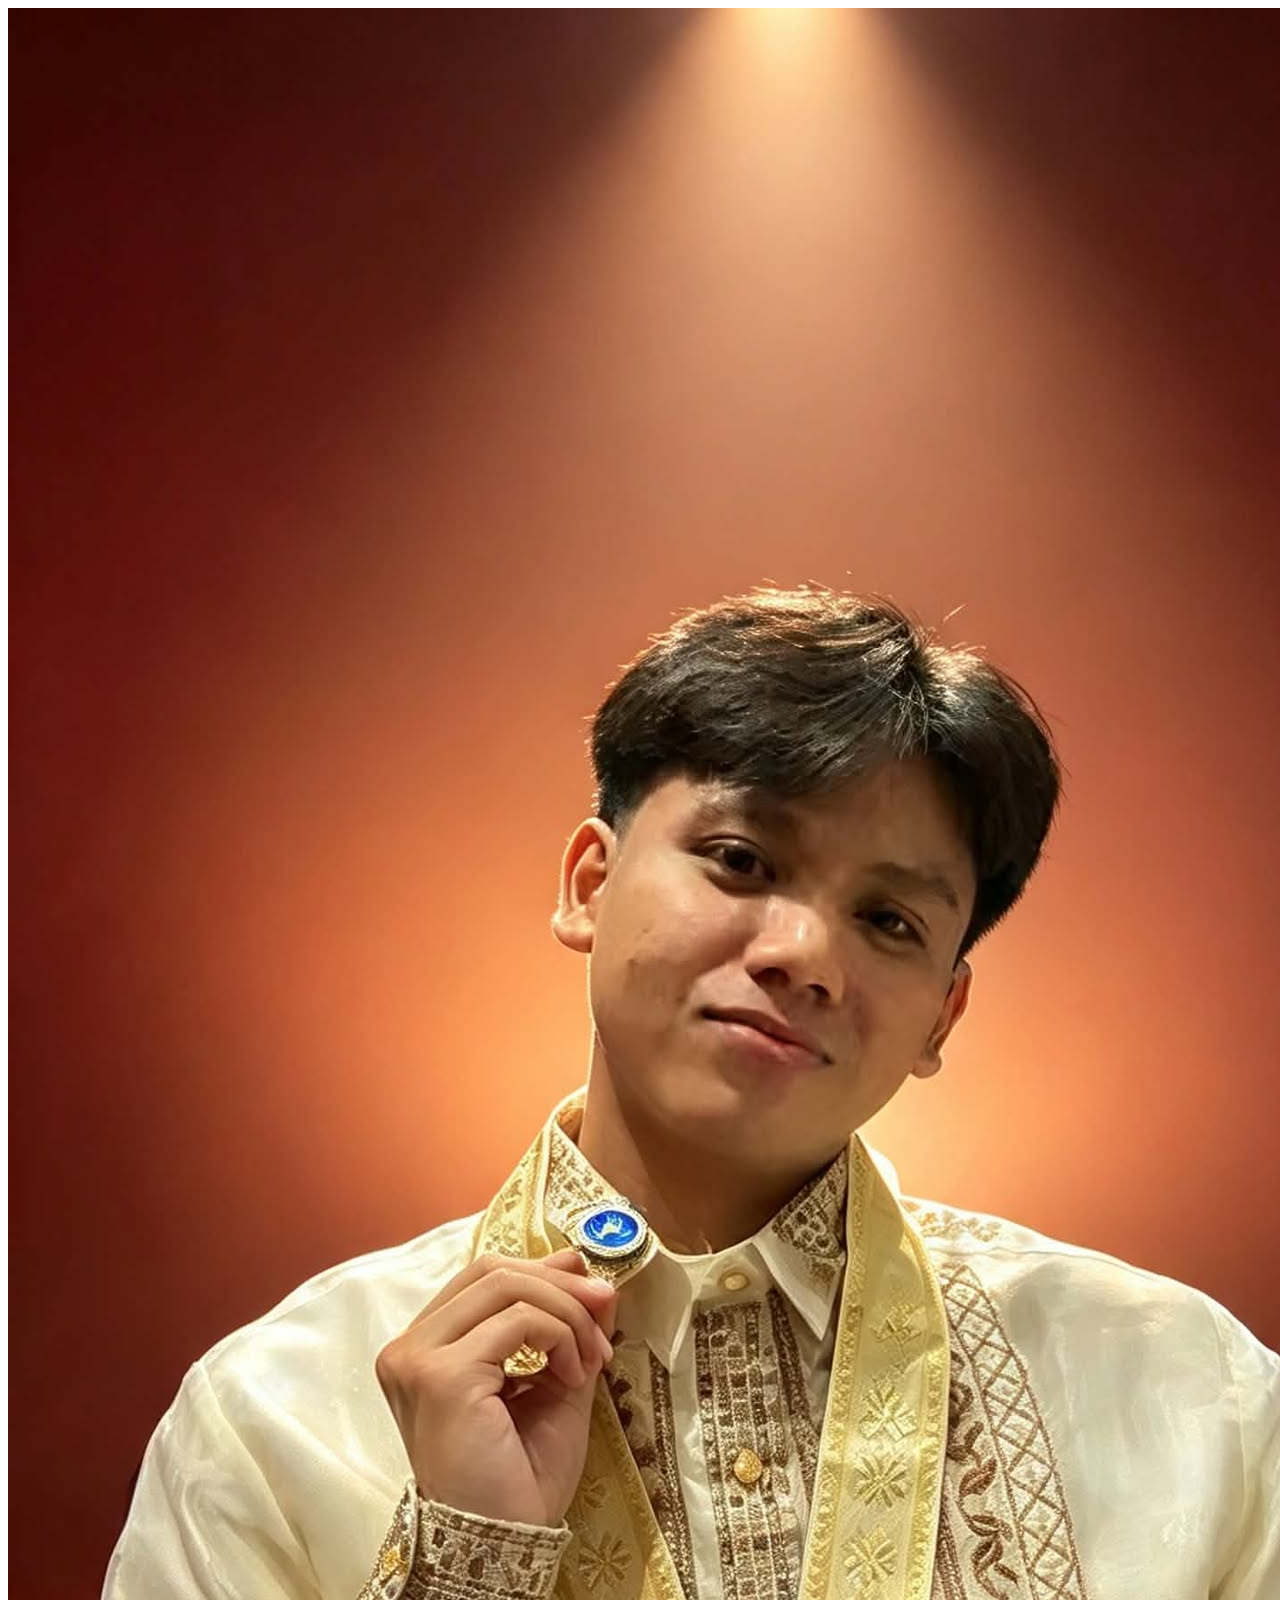
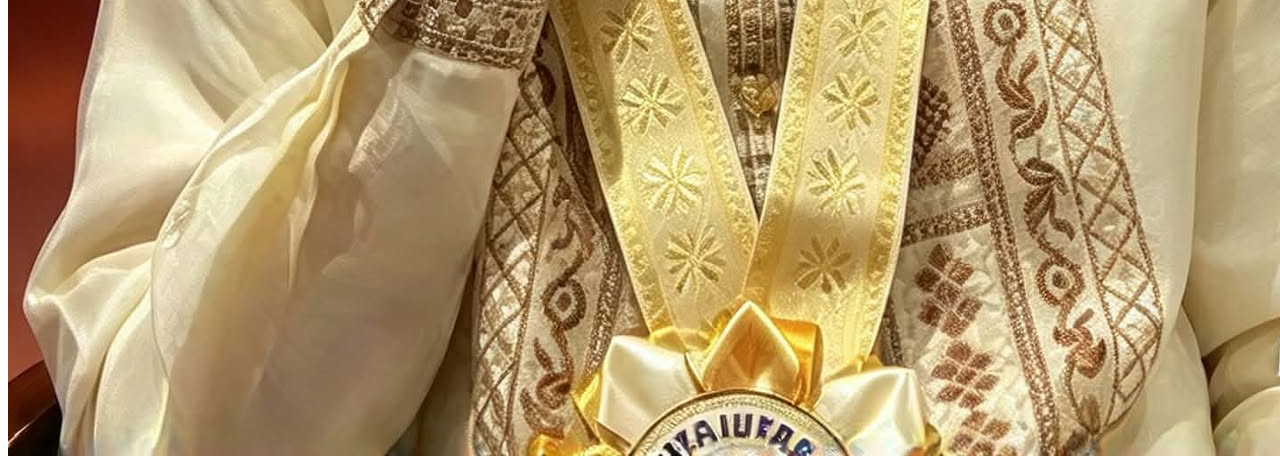
<file: test.html>
<!DOCTYPE html>
<html lang="en">
<head>
   <meta name="viewport" content="width=device-width, initial-scale=1.0">
    <title>Document</title>
    <style>

    </style>
</head>
<body>
    <img id="alv.img" src="alv.jpg" alt="Alvin" style="cursor: pointer;">

    <div id="teacher-modal" class="modal">
        <div class="modal-content">
            <span class=""

        </div>
    </div>
    <script>

    </script>
</body>
</html>
</file>
<file: style.css>
@import url('https://fonts.googleapis.com/css2?family=Poppins:wght@400;500;600;700;800&display=swap');

* {
    margin: 0;
    padding: 0;
    box-sizing: border-box;
    scroll-behavior: smooth;
}

body {
    font-family: 'Poppins', sans-serif;
    background: #f7f9fc;
    color: #1a3b60;
    line-height: 1.6;
    overflow-x: hidden;
}

/* HEADER & NAVBAR */
header {
    height: 78px;
    padding: 0 6%;
    display: flex;
    align-items: center;
    justify-content: space-between;
    background: rgba(8, 35, 64, 0.95);
    backdrop-filter: blur(12px);
    position: fixed;
    top: 0;
    left: 0;
    width: 100%;
    z-index: 1000;
    box-shadow: 0 5px 25px rgba(0,0,0,0.12);
}

.logo {
    font-size: 35px;
    font-weight: 800;
    letter-spacing: 3px;
    color: white;
}

.logo span {
    color: #e63946;
}

.menu-btn {
    width: 48px;
    height: 48px;
    border: 1px solid rgba(255,255,255,0.4);
    border-radius: 8px;
    background: transparent;
    color: white;
    font-size: 25px;
    cursor: pointer;
    transition: 0.3s;
}

.menu-btn:hover {
    background: #e63946;
    border-color: #e63946;
    transform: rotate(5deg);
}

/* SIDE MENU */
.side-menu {
    position: fixed;
    top: 0;
    right: -420px;
    width: 400px;
    height: 100vh;
    background: rgba(255, 255, 255, 0.92);
    backdrop-filter: blur(25px);
    z-index: 2000;
    padding: 45px 35px;
    box-shadow: -20px 0 50px rgba(0, 0, 0, 0.25);
    border-left: 1px solid rgba(255, 255, 255, 0.8);
    transition: cubic-bezier(0.77, 0, 0.175, 1) 0.5s;
}

.side-menu.active {
    right: 0;
}

.close-btn {
    position: absolute;
    top: 30px;
    right: 30px;
    width: 45px;
    height: 45px;
    border: none;
    border-radius: 50%;
    background: linear-gradient(135deg, #123b68 0%, #1e3a5f 100%);
    color: white;
    font-size: 22px;
    cursor: pointer;
    box-shadow: 0 5px 15px rgba(18, 59, 104, 0.4);
    transition: all 0.3s cubic-bezier(0.4, 0, 0.2, 1);
    display: flex;
    align-items: center;
    justify-content: center;
}

.close-btn:hover {
    background: linear-gradient(135deg, #e63946 0%, #ff6b6b 100%);
    transform: rotate(90deg) scale(1.1);
}

.menu-title {
    margin-top: 50px;
    padding-bottom: 25px;
    border-bottom: 2px solid rgba(18, 59, 104, 0.08);
}

.menu-title span {
    font-size: 34px;
    font-weight: 800;
    letter-spacing: 4px;
    color: #123b68;
}

.menu-title span::after {
    content: ".";
    color: #e63946;
}

.menu-title p {
    margin-top: 4px;
    color: #e63946;
    font-size: 13px;
    font-weight: 700;
    letter-spacing: 2px;
    text-transform: uppercase;
}

.side-menu nav {
    display: flex;
    flex-direction: column;
    gap: 12px;
    margin-top: 35px;
}

.side-menu nav a {
    position: relative;
    padding: 16px 20px;
    color: #123b68;
    text-decoration: none;
    font-size: 17px;
    font-weight: 700;
    border-radius: 12px;
    background: rgba(18, 59, 104, 0.02);
    border: 1px solid rgba(18, 59, 104, 0.05);
    transition: all 0.3s ease;
}

.side-menu nav a:hover {
    background: linear-gradient(135deg, #123b68 0%, #1e3a5f 100%);
    color: white;
    padding-left: 28px;
}

.menu-overlay {
    position: fixed;
    inset: 0;
    background: rgba(5, 20, 38, 0.65);
    backdrop-filter: blur(5px);
    z-index: 1500;
    opacity: 0;
    visibility: hidden;
    transition: all 0.4s ease;
}

.menu-overlay.active {
    opacity: 1;
    visibility: visible;
}

.hero {
    position: relative;
    min-height: 85vh;
    display: flex;
    align-items: center;
    justify-content: flex-start;
    padding: 0 8%;
    margin-top: 78px;
    background-image: 
        linear-gradient(135deg, rgba(8, 35, 64, 0.95) 0%, rgba(18, 59, 104, 0.88) 60%, rgba(230, 57, 70, 0.35) 100%),
        url("witi.jpg");
    background-size: cover;
    background-position: center;
    overflow: hidden;
}

.hero-text {
    position: relative;
    z-index: 2;
    max-width: 750px;
    text-align: left;
    margin: 0;
}

.welcome {
    display: inline-block;
    color: white;
    background: #e63946;
    padding: 8px 18px;
    border-radius: 3px;
    font-size: 13px;
    font-weight: 700;
    letter-spacing: 3px;
    margin-bottom: 20px;
}

.hero h1 {
    font-size: clamp(45px, 5vw, 72px);
    line-height: 1.05;
    font-weight: 800;
    color: white;
}

.hero h1 span {
    color: #ff4d5a;
}

.description {
    color: #f1f5f9;
    max-width: 620px;
    margin-top: 20px;
    font-size: 17px;
    line-height: 1.8;
}
.btn-secondary {
    background: rgba(255, 255, 255, 0.1);
    backdrop-filter: blur(12px);
    color: white;
    border: 1px solid rgba(255, 255, 255, 0.3);
    padding: 14px 30px;
    border-radius: 50px;
    font-weight: 700;
    text-decoration: none;
    transition: all 0.4s ease;
}

.btn-secondary:hover {
    background: white;
    color: #123b68;
    transform: translateY(-5px);
}

.history-section-clean {
    padding: 100px 8%;
    background: #ffffff;
}

.history-container-custom {
    max-width: 1200px;
    margin: 0 auto;
    display: flex;
    align-items: center;
    gap: 60px;
}

.history-img-box {
    width: 50%;
    height: 420px;
    border-radius: 16px;
    overflow: hidden;
    box-shadow: 0 15px 35px rgba(18, 59, 104, 0.12);
}

.history-img-box img {
    width: 100%;
    height: 100%;
    object-fit: cover;
    display: block;
}

.history-img-box:hover img {
    transform: scale(1.03);
}

.history-text-box {
    width: 50%;
}

.history-text-box h2 {
    color: #123b68;
    font-size: 38px;
    font-weight: 800;
    margin-bottom: 20px;
    line-height: 1.2;
}

.history-desc {
    color: #4a5568;
    font-size: 16px;
    line-height: 1.9;
}

.mission-vision-section {
    padding: 120px 8%;
    background: #081a2e;
    position: relative;
}

.mv-container {
    max-width: 1200px;
    margin: 0 auto;
    display: grid;
    grid-template-columns: repeat(2, 1fr);
    gap: 40px;
}

.mv-card {
    background: rgba(255, 255, 255, 0.04);
    backdrop-filter: blur(20px);
    -webkit-backdrop-filter: blur(20px);
    border: 1px solid rgba(255, 255, 255, 0.08);
    border-top: 4px solid #e63946;
    padding: 50px 40px;
    border-radius: 24px;
    box-shadow: 0 25px 50px rgba(0, 0, 0, 0.35);
    transition: all 0.4s cubic-bezier(0.165, 0.84, 0.44, 1);
    display: flex;
    flex-direction: column;
    justify-content: space-between;
}

.mv-card:nth-child(2) {
    border-top-color: #38bdf8;
}

.mv-card:hover {
    transform: translateY(-10px);
    background: rgba(255, 255, 255, 0.07);
    box-shadow: 0 30px 60px rgba(0, 0, 0, 0.5);
}

.mv-card .card-badge {
    display: inline-block;
    background: rgba(230, 57, 70, 0.15);
    color: #ff6b6b;
    border: 1px solid rgba(230, 57, 70, 0.3);
    padding: 6px 18px;
    font-size: 12px;
    font-weight: 800;
    letter-spacing: 2px;
    border-radius: 50px;
    margin-bottom: 25px;
    text-transform: uppercase;
}

.mv-card:nth-child(2) .card-badge {
    background: rgba(56, 189, 248, 0.15);
    color: #38bdf8;
    border-color: rgba(56, 189, 248, 0.3);
}

.mv-card h2 {
    color: white;
    font-size: 32px;
    font-weight: 800;
    margin-bottom: 20px;
}

.mv-card .highlight-text {
    font-size: 16px;
    color: #cbd5e1;
    font-style: italic;
    line-height: 1.9;
}

.people-section {
    padding: 110px 8%;
    background: #fffdfd;
    text-align: center;
}

.small-title {
    color: #e63946;
    font-size: 16px;
    font-weight: 800;
    letter-spacing: 3px;
    margin-bottom: 10px;
}

.people-section h2 {
    color: #0d3157;
    font-size: 48px;
    font-weight: 800;
    margin-bottom: 15px;
}

.people-intro {
    max-width: 650px;
    margin: auto;
    color: #566f8b;
    line-height: 1.8;
}

.category-title {
    margin-top: 60px;
    margin-bottom: 30px;
    color: #123b68;
    font-size: 25px;
    font-weight: 700;
}

.people-grid {
    max-width: 1100px;
    margin: auto;
    display: grid;
    grid-template-columns: repeat(4, 1fr);
    gap: 30px;
    text-align: left;
}

.person-card {
    background: rgb(206, 225, 250);
    border-radius: 12px;
    overflow: hidden;
    box-shadow: 0 8px 25px rgba(18,59,104,0.08);
    border: 1px solid #e7edf3;
    transition: 0.35s;
    cursor: pointer;
}

.person-card:hover {
    transform: translateY(-8px);
    box-shadow: 0 18px 35px rgba(18,59,104,0.15);
}

.person-photo {
    width: 100%;
    height: 190px;
    background: #dfe7ef;
    overflow: hidden;
}

.person-photo img {
    width: 100%;
    height: 100%;
    object-fit: cover;
}

.person-info {
    padding: 15px;
}

.person-info h3 {
    color: #123b68;
    font-size: 15px;
    font-weight: 700;
}

.person-info .position {
    color: #e63946;
    font-size: 13px;
    font-weight: 700;
}

.person-info span {
    color: #788899;
    font-size: 12px;
}

/* PERSON MODAL */
.person-modal {
    display: none;
    position: fixed;
    inset: 0;
    background-color: rgba(8, 35, 64, 0.8);
    backdrop-filter: blur(8px);
    z-index: 9999;
    align-items: center;
    justify-content: center;
    padding: 20px;
}

.person-modal-content {
    background: linear-gradient(145deg, #1b3557 0%, #2a4870 100%);
    padding: 40px;
    border-radius: 16px;
    width: 100%;
    max-width: 900px;
    position: relative;
    color: #ffffff;
}

.person-modal-close {
    position: absolute;
    top: 20px;
    right: 25px;
    font-size: 30px;
    cursor: pointer;
    color: #cbd5e1;
    background: none;
    border: none;
}

.person-modal-header {
    display: flex;
    justify-content: space-between;
    align-items: center;
    padding-bottom: 25px;
    border-bottom: 1px solid rgba(255, 255, 255, 0.15);
    margin-bottom: 25px;
}

.person-modal-title-group h3 {
    font-size: 32px;
    font-weight: 800;
}

.modal-position {
    color: #ff4d5a;
    font-weight: 700;
    font-size: 18px;
}

.modal-status-badge {
    display: inline-flex;
    align-items: center;
    gap: 8px;
    background-color: rgba(255, 255, 255, 0.1);
    padding: 6px 14px;
    border-radius: 20px;
    font-size: 13px;
}

.status-dot {
    width: 10px;
    height: 10px;
    background-color: #22c55e;
    border-radius: 50%;
}

.modal-motto-header {
    margin-top: 12px;
    font-size: 14px;
    font-style: italic;
    color: #e2e8f0;
}

#modalPersonImg {
    width: 160px;
    height: 160px;
    border-radius: 50%;
    object-fit: cover;
    border: 4px solid #ffffff;
}

.person-modal-details {
    display: grid;
    grid-template-columns: repeat(2, 1fr);
    gap: 20px;
}

.detail-card {
    background: rgba(255, 255, 255, 0.07);
    padding: 16px 20px;
    border-radius: 10px;
}

.detail-label {
    font-size: 12px;
    font-weight: 700;
    color: #94a3b8;
    text-transform: uppercase;
}

.detail-value {
    font-size: 15px;
    font-weight: 600;
    color: #f8fafc;
}

.detail-value a {
    color: #38bdf8;
    text-decoration: none;
}

/* CONTACT & FOOTER */
.contact {
    padding: 30px 20px;
    text-align: center;
    background: #123b68;
    color: white;
}

.contact h2 {
    font-size: 48px;
    margin-bottom: 15px;
}

footer {
    background: #071e35;
    color: #aebdcd;
    text-align: center;
    padding: 25px;
    font-size: 13px;
}

@media (max-width: 900px) {
    .people-grid,
    .mv-container {
        grid-template-columns: 1fr;
    }
    .history-container-custom {
        flex-direction: column;
    }
    .history-img-box, .history-text-box {
        width: 100%;
    }
}
/* ================= FRAMED BOX MISSION & VISION ================= */

.witi-mv-box-section {
    padding: 130px 8%;
    background: #ffffff;
    position: relative;
    color: #1a3b60;
}

.witi-mv-container {
    max-width: 1200px;
    margin: 0 auto;
}

.witi-mv-header {
    text-align: center;
    margin-bottom: 70px;
}

.witi-mv-header .small-title {
    color: #e63946;
    letter-spacing: 4px;
    font-size: 13px;
    font-weight: 700;
    text-transform: uppercase;
}

.witi-mv-header h2 {
    font-size: 44px;
    font-weight: 800;
    color: #123b68;
    margin-top: 10px;
    letter-spacing: -0.5px;
}

.header-line {
    width: 60px;
    height: 3px;
    background: #e63946;
    margin: 20px auto 0 auto;
    border-radius: 2px;
}

/* Grid Layout */
.witi-mv-grid {
    display: grid;
    grid-template-columns: repeat(2, 1fr);
    gap: 40px;
}

/* Distinct Framed Box Design */
.mv-framed-box {
    background: #ffffff;
    border: 2px solid #cbd5e1; /* Malinis at klarong border box */
    border-radius: 16px;
    padding: 50px 45px;
    transition: all 0.3s ease;
    display: flex;
    flex-direction: column;
    justify-content: flex-start;
    position: relative;
    box-shadow: 0 10px 25px rgba(18, 59, 104, 0.05);
}

.mv-framed-box:hover {
    border-color: #123b68; /* Lumalalim ang border pag tinututukan */
    transform: translateY(-6px);
    box-shadow: 0 20px 40px rgba(18, 59, 104, 0.1);
}

.box-inner-header {
    display: flex;
    justify-content: space-between;
    align-items: center;
    margin-bottom: 25px;
}

.mv-roman {
    font-size: 13px;
    font-weight: 700;
    letter-spacing: 2px;
    color: #64748b;
}

.mv-badge-pill {
    font-size: 11px;
    font-weight: 700;
    letter-spacing: 1.5px;
    text-transform: uppercase;
    color: #e63946;
    background: rgba(230, 57, 70, 0.08);
    padding: 5px 14px;
    border-radius: 30px;
}

.mv-framed-box h3 {
    font-size: 24px;
    font-weight: 700;
    color: #123b68;
    margin-bottom: 20px;
    letter-spacing: -0.3px;
}

.mv-text {
    font-size: 15px;
    line-height: 1.9;
    color: #475569;
    font-style: italic;
    font-weight: 400;
}

@media (max-width: 900px) {
    .witi-mv-grid {
        grid-template-columns: 1fr;
    }
    .mv-framed-box {
        padding: 35px 25px;
    }
}
/* ================= LIGHT BLUE FULL-SCREEN ENROLLMENT FORM ================= */

body.luxury-enroll-body {
    background-color: #f0f4f9; /* Soft Light Blue-Gray Canvas */
    color: #1e293b;
    min-height: 100vh;
    display: flex;
    flex-direction: column;
}

/* FULL-SCREEN WRAPPER */
.enrollment-wrapper {
    width: 100%;
    max-width: 100%;
    margin: 85px auto 0 auto;
    padding: 40px 5%;
    flex: 1;
    display: flex;
    flex-direction: column;
}

.enrollment-hero-head {
    text-align: center;
    margin-bottom: 35px;
}

.luxury-badge {
    display: inline-block;
    padding: 6px 18px;
    background: #e2e8f0;
    border: 1px solid #cbd5e1;
    color: #1d4ed8;
    border-radius: 20px;
    font-size: 11px;
    font-weight: 700;
    letter-spacing: 1.5px;
    margin-bottom: 10px;
}

.enrollment-hero-head h1 {
    font-size: 40px;
    font-weight: 800;
    color: #0f172a;
}

.enrollment-hero-head h1 span {
    color: #2563eb; /* Vibrant Royal Blue Accent */
}

.enrollment-hero-head p {
    color: #475569;
    max-width: 700px;
    margin: 8px auto 0 auto;
    font-size: 15px;
}

/* LIGHT BLUE GLASS CARD CONTAINER */
.glass-form-card {
    width: 100%;
    max-width: 1200px;
    margin: 0 auto;
    background: #ffffff;
    border: 1px solid #dbeafe;
    border-radius: 20px;
    padding: 50px 60px;
    box-shadow: 0 15px 35px rgba(37, 99, 235, 0.07);
    flex: 1;
}

/* STEPPER PROGRESS BAR */
.stepper-bar {
    display: flex;
    justify-content: space-between;
    position: relative;
    margin-bottom: 45px;
    max-width: 800px;
    margin-left: auto;
    margin-right: auto;
}

.progress-line-bg {
    position: absolute;
    top: 18px;
    left: 0;
    width: 100%;
    height: 3px;
    background: #e2e8f0;
    z-index: 1;
}

.progress-line-fill {
    height: 100%;
    width: 0%;
    background: #2563eb;
    transition: width 0.3s ease;
}

.step-node {
    position: relative;
    z-index: 2;
    display: flex;
    flex-direction: column;
    align-items: center;
    gap: 6px;
}

.node-circle {
    width: 38px;
    height: 38px;
    border-radius: 50%;
    background: #f1f5f9;
    border: 2px solid #cbd5e1;
    color: #64748b;
    display: flex;
    align-items: center;
    justify-content: center;
    font-weight: 700;
    font-size: 14px;
    transition: all 0.3s ease;
}

.node-label {
    font-size: 12px;
    font-weight: 700;
    color: #64748b;
    text-transform: uppercase;
}

.step-node.active .node-circle {
    background: #2563eb;
    border-color: #3b82f6;
    color: #ffffff;
    box-shadow: 0 0 15px rgba(37, 99, 235, 0.3);
}

.step-node.active .node-label {
    color: #1e293b;
}

.step-node.completed .node-circle {
    background: #0284c7;
    border-color: #38bdf8;
    color: #ffffff;
}

/* FORM STEPS & INPUTS */
.form-step {
    display: none;
}

.form-step.active-step {
    display: block;
}

.step-head {
    margin-bottom: 30px;
    padding-bottom: 15px;
    border-bottom: 1px solid #e2e8f0;
}

.step-head h2 {
    font-size: 26px;
    font-weight: 700;
    color: #1e293b;
}

.step-head p {
    color: #64748b;
    font-size: 14px;
    margin-top: 4px;
}

.input-block {
    display: flex;
    flex-direction: column;
    margin-bottom: 22px;
}

.input-grid-2 {
    display: grid;
    grid-template-columns: repeat(2, 1fr);
    gap: 25px;
}

label {
    font-size: 13px;
    font-weight: 700;
    color: #334155;
    margin-bottom: 8px;
}

input[type="text"],
input[type="email"],
input[type="tel"],
input[type="date"],
select {
    padding: 14px 18px;
    background: #f8fafc;
    border: 1.5px solid #cbd5e1;
    border-radius: 10px;
    color: #0f172a;
    font-size: 15px;
    font-family: inherit;
    outline: none;
    transition: all 0.2s ease;
}

select option {
    background-color: #ffffff;
    color: #0f172a;
}

input:focus, select:focus {
    border-color: #2563eb;
    background: #ffffff;
    box-shadow: 0 0 0 4px rgba(37, 99, 235, 0.12);
}

.input-block.error input,
.input-block.error select {
    border-color: #ef4444;
    background: #fef2f2;
}

.error-msg {
    color: #dc2626;
    font-size: 12px;
    margin-top: 5px;
    display: none;
    font-weight: 600;
}

.input-block.error .error-msg {
    display: block;
}

.step-actions {
    display: flex;
    justify-content: space-between;
    align-items: center;
    margin-top: 40px;
    padding-top: 20px;
    border-top: 1px solid #e2e8f0;
}

.step-actions.right-align {
    justify-content: flex-end;
}

.btn-next, .btn-submit-luxury {
    background: linear-gradient(135deg, #2563eb 0%, #1d4ed8 100%);
    color: #ffffff;
    padding: 14px 32px;
    border: none;
    border-radius: 10px;
    font-size: 15px;
    font-weight: 700;
    cursor: pointer;
    box-shadow: 0 6px 18px rgba(37, 99, 235, 0.25);
    transition: all 0.2s ease;
}

.btn-next:hover, .btn-submit-luxury:hover {
    background: linear-gradient(135deg, #1d4ed8 0%, #1e40af 100%);
    transform: translateY(-2px);
    box-shadow: 0 8px 22px rgba(37, 99, 235, 0.35);
}

.btn-prev {
    background: #e2e8f0;
    color: #334155;
    padding: 14px 28px;
    border: none;
    border-radius: 10px;
    font-size: 15px;
    font-weight: 700;
    cursor: pointer;
    transition: all 0.2s ease;
}

.btn-prev:hover {
    background: #cbd5e1;
    color: #0f172a;
}

.review-box {
    background: #f1f5f9;
    border: 1px solid #e2e8f0;
    border-radius: 12px;
    padding: 25px;
    display: flex;
    flex-direction: column;
    gap: 15px;
}

.review-item {
    display: flex;
    justify-content: space-between;
    padding-bottom: 10px;
    border-bottom: 1px dashed #cbd5e1;
    font-size: 14px;
}

.review-item:last-child {
    border-bottom: none;
    padding-bottom: 0;
}

.rev-label {
    color: #64748b;
    font-weight: 600;
}

.rev-val {
    color: #0f172a;
    font-weight: 700;
}

.review-item.highlight .rev-val {
    color: #0284c7;
}

.luxury-success-card {
    text-align: center;
    padding: 40px 20px;
}

.success-glow-icon {
    width: 70px;
    height: 70px;
    border-radius: 50%;
    background: #16a34a;
    color: #ffffff;
    font-size: 34px;
    display: flex;
    align-items: center;
    justify-content: center;
    margin: 0 auto 20px auto;
    box-shadow: 0 8px 20px rgba(22, 163, 74, 0.25);
}

.luxury-success-card h2 {
    font-size: 30px;
    color: #0f172a;
    margin-bottom: 10px;
}

.luxury-success-card p {
    color: #475569;
    max-width: 550px;
    margin: 0 auto 30px auto;
    font-size: 15px;
}

/* Cyber Home Return Button Style */
.cyber-home-btn {
    display: inline-flex;
    align-items: center;
    gap: 10px;
    background: linear-gradient(135deg, rgba(56, 189, 248, 0.1), rgba(56, 189, 248, 0.2));
    border: 1px solid #38bdf8;
    color: #38bdf8;
    font-family: 'Outfit', sans-serif;
    font-weight: 600;
    font-size: 0.95rem;
    padding: 0.8rem 1.8rem;
    border-radius: 6px;
    text-decoration: none;
    transition: all 0.3s ease;
    box-shadow: 0 0 15px rgba(56, 189, 248, 0.15);
}

.cyber-home-btn:hover {
    background: #38bdf8;
    color: #0f172a;
    box-shadow: 0 0 25px rgba(56, 189, 248, 0.5);
    transform: translateY(-2px);
}

.hidden {
    display: none !important;
}

@media (max-width: 900px) {
    .glass-form-card { padding: 30px 20px; }
    .input-grid-2 { grid-template-columns: 1fr; gap: 0; }
    .node-label { display: none; }
    .review-item { flex-direction: column; gap: 4px; }
}

body.luxury-enroll-body {
    background-color: #f0f4f9; 
    color: #1e293b;
    min-height: 100vh;
    display: flex;
    flex-direction: column;
    font-family: 'Plus Jakarta Sans', sans-serif;
    position: relative;
    overflow-x: hidden;
}

body.luxury-enroll-body::before {
    content: '';
    position: fixed;
    width: 450px;
    height: 450px;
    background: radial-gradient(circle, rgba(37, 99, 235, 0.12) 0%, rgba(0,0,0,0) 70%);
    top: 5%;
    left: -100px;
    z-index: 0;
    pointer-events: none;
}

body.luxury-enroll-body::after {
    content: '';
    position: fixed;
    width: 400px;
    height: 400px;
    background: radial-gradient(circle, rgba(230, 57, 70, 0.08) 0%, rgba(0,0,0,0) 70%);
    bottom: 5%;
    right: -100px;
    z-index: 0;
    pointer-events: none;
}

.location-wrapper {
    width: 100%;
    max-width: 1250px;
    margin: 100px auto 40px auto;
    padding: 0 25px;
    flex: 1;
    position: relative;
    z-index: 1;
    display: flex;
    flex-direction: column;
}

.location-hero-head {
    text-align: center;
    margin-bottom: 35px;
}

.location-hero-head .luxury-badge {
    display: inline-block;
    padding: 7px 20px;
    background: #ffffff;
    border: 1px solid #dbeafe;
    color: #e63946; /* Vibrant Red Accent */
    border-radius: 30px;
    font-size: 11px;
    font-weight: 800;
    letter-spacing: 2px;
    margin-bottom: 12px;
    text-transform: uppercase;
    box-shadow: 0 4px 15px rgba(230, 57, 70, 0.12);
}

.location-hero-head h1 {
    font-size: 42px;
    font-weight: 800;
    color: #0f172a;
    letter-spacing: -0.5px;
}

.location-hero-head h1 span {
    background: linear-gradient(135deg, #2563eb 0%, #38bdf8 100%);
    -webkit-background-clip: text;
    -webkit-text-fill-color: transparent;
}

.location-hero-head p {
    color: #475569;
    max-width: 650px;
    margin: 8px auto 0 auto;
    font-size: 15px;
    line-height: 1.6;
}

.glass-location-card {
    width: 100%;
    background: #ffffff;
    border: 1.5px solid #dbeafe;
    border-radius: 24px;
    padding: 45px;
    box-shadow: 0 20px 45px rgba(37, 99, 235, 0.08), 0 1px 3px rgba(0, 0, 0, 0.02);
}

.location-grid {
    display: grid;
    grid-template-columns: 1.25fr 0.75fr;
    gap: 40px;
    align-items: center;
}

.map-container {
    width: 100%;
    height: 480px;
    border-radius: 18px;
    overflow: hidden;
    border: 2px solid #e2e8f0;
    box-shadow: 0 10px 25px rgba(15, 23, 42, 0.06);
    transition: all 0.35s ease;
}

.map-container:hover {
    border-color: #2563eb;
    box-shadow: 0 18px 35px rgba(37, 99, 235, 0.18);
    transform: translateY(-3px);
}

.location-details-box {
    display: flex;
    flex-direction: column;
}

.location-details-box h2 {
    font-size: 28px;
    color: #0f172a;
    font-weight: 800;
    margin-bottom: 6px;
    letter-spacing: -0.3px;
}

.loc-intro {
    color: #64748b;
    font-size: 14px;
    margin-bottom: 25px;
    line-height: 1.6;
}

.info-card {
    display: flex;
    align-items: flex-start;
    gap: 16px;
    background: #f8fafc;
    border: 1.5px solid #e2e8f0;
    padding: 18px;
    border-radius: 16px;
    margin-bottom: 16px;
    transition: all 0.3s cubic-bezier(0.165, 0.84, 0.44, 1);
}

.info-card:hover {
    background: #ffffff;
    border-color: #2563eb;
    transform: translateY(-4px);
    box-shadow: 0 12px 25px rgba(37, 99, 235, 0.12);
}

.info-icon {
    font-size: 20px;
    background: linear-gradient(135deg, #dbeafe 0%, #eff6ff 100%);
    border: 1px solid #bfdbfe;
    width: 48px;
    height: 48px;
    border-radius: 14px;
    display: flex;
    align-items: center;
    justify-content: center;
    flex-shrink: 0;
    box-shadow: 0 4px 12px rgba(37, 99, 235, 0.1);
    transition: all 0.3s ease;
}

.info-card:hover .info-icon {
    background: linear-gradient(135deg, #2563eb 0%, #1d4ed8 100%);
    color: #ffffff;
    border-color: #2563eb;
    box-shadow: 0 6px 18px rgba(37, 99, 235, 0.35);
}

.info-text h3 {
    font-size: 15px;
    color: #0f172a;
    font-weight: 700;
    margin-bottom: 3px;
}

.info-text p {
    font-size: 13px;
    color: #475569;
    margin: 0;
    line-height: 1.5;
}

.location-actions {
    display: flex;
    gap: 15px;
    margin-top: 15px;
}

.btn-directions {
    background: linear-gradient(135deg, #2563eb 0%, #1d4ed8 100%);
    color: #ffffff;
    padding: 14px 26px;
    border-radius: 12px;
    text-decoration: none;
    font-weight: 700;
    font-size: 14px;
    box-shadow: 0 8px 20px rgba(37, 99, 235, 0.28);
    transition: all 0.3s ease;
    flex: 1;
    text-align: center;
}

.btn-directions:hover {
    background: linear-gradient(135deg, #1d4ed8 0%, #e63946 100%); /* Transitions to Red Accent on Hover */
    transform: translateY(-2px);
    box-shadow: 0 12px 28px rgba(230, 57, 70, 0.35);
}

.btn-back-home {
    background: #e2e8f0;
    color: #334155;
    padding: 14px 22px;
    border-radius: 12px;
    text-decoration: none;
    font-weight: 700;
    font-size: 14px;
    transition: all 0.3s ease;
    text-align: center;
}

.btn-back-home:hover {
    background: #cbd5e1;
    color: #0f172a;
    transform: translateY(-2px);
}

@media (max-width: 900px) {
    .location-grid {
        grid-template-columns: 1fr;
    }
    .map-container {
        height: 350px;
    }
    .location-actions {
        flex-direction: column;
    }
    .glass-location-card {
        padding: 25px;
    }
}

.witi-chat-widget {
    position: fixed;
    bottom: 25px;
    right: 25px;
    z-index: 9999;
    font-family: 'Plus Jakarta Sans', sans-serif;
}

.chat-bubble-prompt {
    position: absolute;
    bottom: 75px;
    right: 0;
    background: #ffffff;
    color: #1e293b;
    padding: 8px 16px;
    border-radius: 20px;
    font-size: 13px;
    font-weight: 700;
    box-shadow: 0 5px 20px rgba(37, 99, 235, 0.15);
    border: 1px solid #dbeafe;
    white-space: nowrap;
    animation: bounceBubble 2s infinite ease-in-out;
    pointer-events: none;
}

@keyframes bounceBubble {
    0%, 100% { transform: translateY(0); }
    50% { transform: translateY(-5px); }
}

.chat-toggle-btn {
    width: 60px;
    height: 60px;
    border-radius: 50%;
    background: linear-gradient(135deg, #2563eb 0%, #1d4ed8 100%);
    color: #ffffff;
    border: none;
    font-size: 26px;
    cursor: pointer;
    box-shadow: 0 8px 25px rgba(37, 99, 235, 0.35);
    display: flex;
    align-items: center;
    justify-content: center;
    transition: transform 0.3s ease, background 0.3s ease;
}

.chat-toggle-btn:hover {
    transform: scale(1.08);
    background: linear-gradient(135deg, #1d4ed8 100%, #1e40af 100%);
}

.witi-chat-window {
    position: absolute;
    bottom: 85px;
    right: 0;
    width: 340px;
    height: 450px;
    background: #ffffff;
    border-radius: 20px;
    border: 1px solid #dbeafe;
    box-shadow: 0 15px 40px rgba(15, 23, 42, 0.15);
    display: flex;
    flex-direction: column;
    overflow: hidden;
    transform: scale(0);
    transform-origin: bottom right;
    transition: transform 0.3s cubic-bezier(0.175, 0.885, 0.32, 1.275);
}

.witi-chat-window.active {
    transform: scale(1);
}

.chat-header {
    background: linear-gradient(135deg, #0f172a 0%, #1e293b 100%);
    color: #ffffff;
    padding: 16px 20px;
    display: flex;
    align-items: center;
    justify-content: space-between;
}

.bot-info {
    display: flex;
    align-items: center;
    gap: 10px;
}

.bot-avatar {
    font-size: 24px;
    background: rgba(255, 255, 255, 0.1);
    width: 36px;
    height: 36px;
    border-radius: 50%;
    display: flex;
    align-items: center;
    justify-content: center;
}

.bot-info h4 {
    font-size: 14px;
    font-weight: 700;
    margin: 0;
}

.bot-info p {
    font-size: 11px;
    color: #94a3b8;
    margin: 0;
}

.chat-close-btn {
    background: none;
    border: none;
    color: #cbd5e1;
    font-size: 24px;
    cursor: pointer;
}

.chat-close-btn:hover {
    color: #ffffff;
}

.chat-body {
    flex: 1;
    padding: 15px;
    overflow-y: auto;
    display: flex;
    flex-direction: column;
    gap: 12px;
    background: #f8fafc;
}

.chat-message {
    max-width: 85%;
    padding: 12px 14px;
    border-radius: 14px;
    font-size: 13.5px;
    line-height: 1.5;
}

.chat-message.bot {
    background: #ffffff;
    color: #1e293b;
    border: 1px solid #e2e8f0;
    align-self: flex-start;
    border-top-left-radius: 4px;
}
.chat-message.user {
    background: #2563eb;
    color: #ffffff;
    align-self: flex-end;
    border-top-right-radius: 4px;
}
.chat-quick-replies {
    display: flex;
    flex-direction: column;
    gap: 6px;
    margin-top: 5px;
}
.chat-quick-replies button {
    background: #eff6ff;
    border: 1px solid #bfdbfe;
    color: #1d4ed8;
    padding: 8px 12px;
    border-radius: 8px;
    font-size: 12.5px;
    font-weight: 600;
    text-align: left;
    cursor: pointer;
    transition: all 0.2s ease;
}
.chat-quick-replies button:hover {
    background: #2563eb;
    color: #ffffff;
}
body.dark-mode {
    background-color: #0b1329 !important;
    color: #f1f5f9 !important;
}
body.dark-mode header {
    background: rgba(11, 19, 41, 0.98) !important;
}
body.dark-mode .side-menu {
    background: rgba(15, 23, 42, 0.95) !important;
    color: #f1f5f9 !important;
    border-left-color: rgba(255, 255, 255, 0.1) !important;
}
body.dark-mode .side-menu nav a {
    color: #f1f5f9 !important;
    background: rgba(255, 255, 255, 0.05) !important;
    border-color: rgba(255, 255, 255, 0.08) !important;
}
body.dark-mode .side-menu nav a:hover {
    background: linear-gradient(135deg, #2563eb 0%, #1d4ed8 100%) !important;
    color: #ffffff !important;
}
body.dark-mode .menu-title span {
    color: #ffffff !important;
}
body.dark-mode .history-section-clean,
body.dark-mode .people-section,
body.dark-mode .witi-mv-box-section {
    background-color: #0f172a !important;
    color: #ffffff !important;
}
body.dark-mode h1, 
body.dark-mode h2, 
body.dark-mode h3, 
body.dark-mode .history-text-box h2, 
body.dark-mode .people-section h2,
body.dark-mode .witi-mv-header h2,
body.dark-mode .category-title,
body.dark-mode .step-head h2,
body.dark-mode .location-details-box h2,
body.dark-mode .info-text h3 {
    color: #ffffff !important;
}
body.dark-mode .history-desc,
body.dark-mode .people-intro,
body.dark-mode .step-head p,
body.dark-mode .loc-intro,
body.dark-mode .info-text p,
body.dark-mode .enrollment-hero-head p,
body.dark-mode .location-hero-head p {
    color: #cbd5e1 !important;
}
body.dark-mode .mv-framed-box,
body.dark-mode .person-card,
body.dark-mode .glass-form-card,
body.dark-mode .glass-location-card,
body.dark-mode .info-card,
body.dark-mode .review-box {
    background-color: #1e293b !important;
    border-color: #334155 !important;
    color: #f1f5f9 !important;
}

body.dark-mode .mv-framed-box h3,
body.dark-mode .person-info h3 {
    color: #ffffff !important;
}

body.dark-mode .mv-text {
    color: #cbd5e1 !important;
}
body.dark-mode .input-block label,
body.dark-mode label,
body.dark-mode .rev-label {
    color: #f8fafc !important;
}

body.dark-mode .rev-val {
    color: #ffffff !important;
}

body.dark-mode input[type="text"],
body.dark-mode input[type="email"],
body.dark-mode input[type="tel"],
body.dark-mode input[type="date"],
body.dark-mode select {
    background-color: #0f172a !important;
    color: #f8fafc !important;
    border-color: #334155 !important;
}

body.dark-mode input::placeholder {
    color: #94a3b8 !important;
    opacity: 1;
}

body.dark-mode select option {
    background-color: #1e293b !important;
    color: #f8fafc !important;
}
body.dark-mode .menu-item.dark-mode-toggle {
    color: #f1f5f9 !important;
    border-top-color: rgba(255, 255, 255, 0.1) !important;
}

body.dark-mode .menu-item.dark-mode-toggle:hover {
    background-color: rgba(255, 255, 255, 0.05) !important;
}
body.dark-mode table,
body.dark-mode th,
body.dark-mode td,
body.dark-mode tr,
body.dark-mode div[id*="enrol"],
body.dark-mode div[id*="table"] {
    color: #ffffff !important;
}

body.dark-mode td {
    color: #f1f5f9 !important;
}

body.dark-mode th {
    background-color: #1e293b !important;
    color: #38bdf8 !important;
}
header {
    height: 78px;
    padding: 0 5%;
    display: flex;
    align-items: center;
    justify-content: space-between;
    gap: 20px;
    background: rgba(8, 35, 64, 0.95);
    backdrop-filter: blur(12px);
    position: fixed;
    top: 0;
    left: 0;
    width: 100%;
    z-index: 1000;
    box-shadow: 0 5px 25px rgba(0,0,0,0.12);
}
.header-search-container {
    position: relative;
    margin-left: auto; 
    width: 280px;
    transition: all 0.3s ease;
}
.header-search-container .search-icon {
    position: absolute;
    left: 14px;
    top: 50%;
    transform: translateY(-50%);
    font-size: 14px;
    color: #94a3b8;
    pointer-events: none;
}

#facultySearchInput {
    width: 100%;
    padding: 9px 16px 9px 38px;
    border-radius: 20px;
    border: 1px solid rgba(255, 255, 255, 0.2);
    outline: none;
    font-size: 13.5px;
    font-family: inherit;
    background: rgba(255, 255, 255, 0.1);
    color: #ffffff;
    transition: all 0.3s ease;
}

#facultySearchInput::placeholder {
    color: #cbd5e1;
}

#facultySearchInput:focus {
    background: rgba(255, 255, 255, 0.2);
    border-color: #38bdf8;
    box-shadow: 0 0 12px rgba(56, 189, 248, 0.3);
}
body.dark-mode #facultySearchInput {
    background: rgba(15, 23, 42, 0.6) !important;
    border-color: rgba(255, 255, 255, 0.15) !important;
    color: #f8fafc !important;
}

body.dark-mode #facultySearchInput:focus {
    background: rgba(15, 23, 42, 0.9) !important;
    border-color: #2563eb !important;
}
@media (max-width: 600px) {
    .header-search-container {
        width: 160px;
    }
}
body.dark-mode .person-modal-content {
    background: rgba(255, 255, 255, 0.95) !important;
    backdrop-filter: blur(20px) !important;
    -webkit-backdrop-filter: blur(20px) !important;
    color: #0f172a !important;
    border: 2px solid rgba(56, 189, 248, 0.4) !important;
    box-shadow: 0 30px 90px rgba(0, 0, 0, 0.85), 0 0 50px rgba(37, 99, 235, 0.3) !important;
    border-radius: 24px !important;
    transform: scale(0.95);
    animation: bonggaModalAnim 0.4s cubic-bezier(0.165, 0.84, 0.44, 1) forwards;
}

@keyframes bonggaModalAnim {
    0% { transform: scale(0.85); opacity: 0; }
    100% { transform: scale(1); opacity: 1; }
}

body.dark-mode .person-modal-header {
    border-bottom: 2px solid rgba(37, 99, 235, 0.15) !important;
}
body.dark-mode .person-modal-title-group h3 {
    color: #0f172a !important;
    font-weight: 800 !important;
    letter-spacing: -0.5px;
}

body.dark-mode .modal-position {
    background: linear-gradient(135deg, #2563eb 0%, #38bdf8 100%);
    -webkit-background-clip: text;
    -webkit-text-fill-color: transparent;
    font-weight: 800 !important;
}

body.dark-mode .modal-motto-header {
    color: #475569 !important;
    font-style: italic;
}
body.dark-mode .modal-status-badge {
    background: rgba(34, 197, 94, 0.1) !important;
    border: 1px solid rgba(34, 197, 94, 0.3);
    color: #15803d !important;
    font-weight: 700;
}

body.dark-mode #modalPersonImg {
    border: 4px solid #ffffff !important;
    box-shadow: 0 10px 25px rgba(37, 99, 235, 0.25) !important;
}
body.dark-mode .detail-card {
    background: linear-gradient(135deg, #f8fafc 0%, #f1f5f9 100%) !important;
    border: 1.5px solid #e2e8f0 !important;
    border-radius: 14px !important;
    transition: all 0.3s cubic-bezier(0.4, 0, 0.2, 1);
}

body.dark-mode .detail-card:hover {
    background: #ffffff !important;
    border-color: #2563eb !important;
    transform: translateY(-4px);
    box-shadow: 0 12px 30px rgba(37, 99, 235, 0.15);
}

body.dark-mode .detail-label {
    color: #2563eb !important;
    font-weight: 800 !important;
    letter-spacing: 1.2px;
}

body.dark-mode .detail-value,
body.dark-mode .detail-value a {
    color: #0f172a !important;
    font-weight: 700 !important;
}
body.dark-mode .person-modal-close {
    background: #e2e8f0 !important;
    color: #0f172a !important;
    width: 40px;
    height: 40px;
    border-radius: 50%;
    display: flex;
    align-items: center;
    justify-content: center;
    font-size: 20px;
    transition: all 0.3s ease;
    box-shadow: 0 4px 12px rgba(0,0,0,0.1);
}

body.dark-mode .person-modal-close:hover {
    background: #ef4444 !important;
    color: #ffffff !important;
    transform: rotate(90deg) scale(1.1);
    box-shadow: 0 6px 18px rgba(239, 68, 68, 0.4);
}

/*for campus gallery*/
.gallery-section .facility-card {
    background: #f8fafc;
    border: 1.5px solid #e2e8f0;
    border-radius: 20px;
    padding: 18px;
    text-align: center;
    transition: all 0.3s cubic-bezier(0.4, 0, 0.2, 1);
    box-shadow: 0 4px 12px rgba(0, 0, 0, 0.03);
}
.gallery-section .facility-card:hover {
    transform: translateY(-5px);
    border-color: #2563eb;
    box-shadow: 0 15px 35px rgba(37, 99, 235, 0.15);
}
.gallery-section .facility-card img {
    width: 100%;
    height: 280px; 
    object-fit: cover;
    border-radius: 14px;
    margin-bottom: 16px;
    box-shadow: 0 8px 20px rgba(0, 0, 0, 0.1);
    transition: transform 0.4s ease;
}
.gallery-section .facility-card:hover img {
    transform: scale(1.02); 
}
.gallery-section .facility-card h4 {
    color: #2563eb;
    font-size: 20px; 
    font-weight: 800;
    margin: 8px 0;
    letter-spacing: 0.5px;
}
.gallery-section .facility-card p {
    color: #64748b;
    font-size: 14px;
    line-height: 1.5;
    margin: 0;
}
body.dark-mode .gallery-section .facility-card {
    background: #1e293b !important;
    border-color: #334155 !important;
    box-shadow: 0 4px 20px rgba(0, 0, 0, 0.4);
}

body.dark-mode .gallery-section .facility-card:hover {
    border-color: #38bdf8 !important;
    box-shadow: 0 15px 35px rgba(56, 189, 248, 0.2);
}

body.dark-mode .gallery-section .facility-card h4 {
    color: #38bdf8 !important;
}

body.dark-mode .gallery-section .facility-card p {
    color: #94a3b8 !important;
}
.gallery-section .gallery-card-item {
    background: #f8fafc;
    border: 1.5px solid #e2e8f0;
    border-radius: 20px;
    padding: 18px;
    text-align: center;
    cursor: pointer;
    transition: all 0.35s cubic-bezier(0.4, 0, 0.2, 1);
    box-shadow: 0 4px 15px rgba(0, 0, 0, 0.04);
}
.gallery-section .gallery-card-item:hover {
    transform: translateY(-8px);
    border-color: #2563eb;
    box-shadow: 0 18px 40px rgba(37, 99, 235, 0.18);
}

.gallery-section .gallery-card-item img {
    width: 100%;
    height: 300px; 
    object-fit: cover;
    border-radius: 14px;
    margin-bottom: 12px;
    box-shadow: 0 8px 22px rgba(0, 0, 0, 0.1);
    transition: transform 0.4s ease;
}

.gallery-section .gallery-card-item:hover img {
    transform: scale(1.03);
}
body.dark-mode .gallery-section .gallery-card-item {
    background: #1e293b !important;
    border-color: #334155 !important;
}

body.dark-mode .gallery-section .gallery-card-item:hover {
    border-color: #38bdf8 !important;
    box-shadow: 0 18px 40px rgba(56, 189, 248, 0.25);
}

body.dark-mode .gallery-section .gallery-card-item h4 {
    color: #38bdf8 !important;
}

body.dark-mode .gallery-section .gallery-card-item p {
    color: #94a3b8 !important;
}
/*school hymn video card*/
.hymn-video-card {
    background: linear-gradient(135deg, #ffffff 0%, #ffffff 100%);
    border: 1.5px solid #ffffff;
    border-radius: 28px;
    padding: 25px;
    box-shadow: 0 20px 45px rgba(0, 0, 0, 0.08);
    transition: all 0.3s ease;
}

.hymn-video-card:hover {
    border-color: #2563eb;
    box-shadow: 0 25px 50px rgba(37, 99, 235, 0.15);
}

.witi-custom-video {
    width: 100%;
    aspect-ratio: 16 / 9; 
    max-height: 500px;
    object-fit: cover; 
    border-radius: 20px;
    display: block;
    box-shadow: 0 12px 35px rgba(0, 0, 0, 0.2);
    background: #000; 
}

body.dark-mode .hymn-section h2 {
    color: #ffffff !important;
}

body.dark-mode .hymn-video-card {
    background: linear-gradient(135deg, #1e293b 0%, #0f172a 100%) !important;
    border-color: #334155 !important;
    box-shadow: 0 20px 45px rgba(0, 0, 0, 0.5);
}

/*for dark mode style*/
.cyber-switch {
  position: relative;
  display: inline-block;
  width: 76px;
  height: 38px;
}

.cyber-switch input {
  opacity: 0;
  width: 0;
  height: 0;
}
.cyber-slider {
  position: absolute;
  cursor: pointer;
  top: 0; left: 0; right: 0; bottom: 0;
  background: linear-gradient(135deg, #e0f2fe, #bae6fd);
  border: 2px solid #38bdf8;
  border-radius: 50px;
  transition: all 0.4s cubic-bezier(0.4, 0, 0.2, 1);
  box-shadow: inset 0 2px 4px rgba(0,0,0,0.1), 0 0 10px rgba(56, 189, 248, 0.3);
  display: flex;
  align-items: center;
  justify-content: space-between;
  padding: 0 7px;
}
.cyber-ball {
  position: absolute;
  height: 28px;
  width: 28px;
  left: 3px;
  bottom: 3px;
  background: linear-gradient(135deg, #0284c7, #2563eb);
  border-radius: 50%;
  transition: all 0.4s cubic-bezier(0.68, -0.55, 0.265, 1.55);
  box-shadow: 0 2px 8px rgba(37, 99, 235, 0.5);
}

.cyber-icon {
  font-size: 16px;
  user-select: none;
  z-index: 1;
}

input:checked + .cyber-slider {
  background: linear-gradient(135deg, #0f172a, #1e1b4b);
  border-color: #a855f7;
  box-shadow: inset 0 2px 4px rgba(0,0,0,0.5), 0 0 15px rgba(168, 85, 247, 0.5);
}

input:checked + .cyber-slider .cyber-ball {
  transform: translateX(38px);
  background: linear-gradient(135deg, #c084fc, #a855f7);
  box-shadow: 0 0 12px #c084fc;
}
/* for san jose branch */
.hero-text h2 {
    color: #7aaada !important; 
    font-size: 28px !important;
    font-weight: 700 !important;
    margin-top: 10px !important;
    margin-bottom: 15px !important;
    text-shadow: 0 2px 10px rgba(0, 0, 0, 0.9), 
                 0 0 20px rgba(56, 189, 248, 0.4) !important;
}

/* Canvas background overlay sa Hero */
#matrixCanvas {
    position: absolute;
    top: 0;
    left: 0;
    width: 100%;
    height: 100%;
    pointer-events: none;
    z-index: 1;
    opacity: 0;
    transition: opacity 0.4s ease;
}

#matrixCanvas.active {
    opacity: 0.35; /* Tamang liwanag lang para readable pa rin ang text */
}

/* Styled FX Toggle Button */
.cyber-fx-btn {
    background: rgba(15, 23, 42, 0.8);
    color: #38bdf8;
    border: 1px solid #38bdf8;
    padding: 6px 14px;
    border-radius: 20px;
    font-size: 13px;
    font-weight: 700;
    cursor: pointer;
    transition: all 0.3s ease;
    box-shadow: 0 0 10px rgba(56, 189, 248, 0.2);
}

.cyber-fx-btn:hover {
    background: #38bdf8;
    color: #0f172a;
    box-shadow: 0 0 15px #38bdf8;
}
/*cursor train effect, para pag ginalaw ang mouse may effect na parang may trail*/
.cursor-dot {
    width: 8px;
    height: 8px;
    background-color: #279ed1;
    border-radius: 50%;
    position: fixed;
    pointer-events: none;
    z-index: 9999;
    transform: translate(-50%, -50%);
    box-shadow: 
        0 0 10px #38bdf8,
        0 0 20px #38bdf8;
    transition: transform 0.15s ease-out, opacity 0.4s ease;
}
/* magiging highlight color ay custom neon cyan background na may glowing text effect instead na lumang kulay ng browser */
::selection {
    background: rgba(56, 189, 248, 0.3);
    color: #fd938b;
    text-shadow: 0 0 8px #38bdf8;
}
/*lumabas na glint effect sa mga card kapag hover, parang may light sweep na dumadaan sa ibabaw ng card*/
.glint-card {
    position: relative;
    overflow: hidden;
    transition: transform 0.4s ease, box-shadow 0.4s ease;
}

.glint-card:hover {
    transform: translateY(-3px);
    box-shadow: 0 10px 30px rgba(56, 189, 248, 0.2);
}
.glint-card::after {
    content: '';
    position: absolute;
    top: -50%;
    left: -50%;
    width: 200%;
    height: 200%;
    background: linear-gradient(
        to right,
        rgba(255, 255, 255, 0) 0%,
        rgba(56, 189, 248, 0.15) 50%,
        rgba(255, 255, 255, 0) 100%
    );
    transform: rotate(30deg) translateY(-100%);
    pointer-events: none;
    transition: transform 1.2s cubic-bezier(0.25, 1, 0.5, 1);
}

.glint-card:hover::after {
    transform: rotate(30deg) translateY(100%);
}
/*for dropdown search history sa search bar*/
.search-history-dropdown {
    display: none;
    position: absolute;
    top: 100%;
    left: 0;
    right: 0;
    background: #ffffff;
    border: 1px solid #e2e8f0;
    border-radius: 0 0 10px 10px;
    box-shadow: 0 10px 15px -3px rgba(0, 0, 0, 0.1);
    z-index: 1000;
    max-height: 220px;
    overflow-y: auto;
}


body.dark-mode .search-history-dropdown {
    background: #1e293b;
    border-color: #334155;
    color: #f8fafc;
}


.search-history-item {
    display: flex;
    justify-content: space-between;
    align-items: center;
    padding: 10px 14px;
    font-size: 0.9rem;
    cursor: pointer;
    border-bottom: 1px solid #f1f5f9;
}

body.dark-mode .search-history-item {
    border-bottom-color: #334155;
}

.search-history-item:hover {
    background-color: #f8fafc;
}

body.dark-mode .search-history-item:hover {
    background-color: #334155;
}

.search-history-item .history-text {
    display: flex;
    align-items: center;
    gap: 8px;
    color: #475569;
}

body.dark-mode .search-history-item .history-text {
    color: #cbd5e1;
}

.remove-history-btn {
    background: none;
    border: none;
    color: #94a3b8;
    font-size: 1.1rem;
    cursor: pointer;
    padding: 0 4px;
}

.remove-history-btn:hover {
    color: #ef4444;
}

/* Pinalaki at pinaglayo ang mga navigation buttons */
.header-nav {
    display: flex;
    gap: 20px; /* Mas malaking espasyo/distansya sa pagitan nila */
    align-items: center;
}

.header-nav a {
    color: #ffffff;
    text-decoration: none;
    font-weight: 600;
    font-size: 1rem; /* Mas malaking text */
    padding: 10px 22px; /* Mas malaki at malapad na pill button */
    border: 2px solid rgba(255, 255, 255, 0.3); /* Medyo makapal na border */
    border-radius: 50px; /* Pabilog o pill shape */
    background: rgba(255, 255, 255, 0.08); /* Background color */
    transition: all 0.3s ease;
}

.header-nav a:hover {
    background: #38bdf8;
    color: #0f172a;
    border-color: #38bdf8;
    transform: scale(1.05); /* Kaunting lumalaki effect kapag tinutok ang mouse */
}
/* Hero Container Settings */
.hero {
    position: relative;
    width: 100%;
    height: 550px;
    overflow: hidden;
}

/* Ultra-Bongga & Smooth Cinematic Crossfade with Depth Zoom */
.slides {
    position: absolute;
    top: 0;
    left: 0;
    width: 100%;
    height: 100%;
    pointer-events: none;
    z-index: 1;
    overflow: hidden;
    background: #082340; /* Solid fallback background para laging smooth ang transition */
}

.slides img {
    position: absolute;
    top: 0;
    left: 0;
    width: 100%;
    height: 100%;
    object-fit: cover;
    object-position: center;
    filter: brightness(70%) contrast(1.05);
    opacity: 0;
    transform: scale(1.03);
    /* Ginamit ang custom cubic-bezier para sa smooth, luxury-style easing */
    animation: witiBonggaSlide 75s infinite cubic-bezier(0.25, 1, 0.5, 1);
}

/* Timing delays para sa bawat isa sa 15 na larawan (5 seconds bawat slide) */
.slides img:nth-child(1)  { animation-delay: 0s; }
.slides img:nth-child(2)  { animation-delay: 5s; }
.slides img:nth-child(3)  { animation-delay: 10s; }
.slides img:nth-child(4)  { animation-delay: 15s; }
.slides img:nth-child(5)  { animation-delay: 20s; }
.slides img:nth-child(6)  { animation-delay: 25s; }
.slides img:nth-child(7)  { animation-delay: 30s; }
.slides img:nth-child(8)  { animation-delay: 35s; }
.slides img:nth-child(9)  { animation-delay: 40s; }
.slides img:nth-child(10) { animation-delay: 45s; }
.slides img:nth-child(11) { animation-delay: 50s; }
.slides img:nth-child(12) { animation-delay: 55s; }
.slides img:nth-child(13) { animation-delay: 60s; }
.slides img:nth-child(14) { animation-delay: 65s; }
.slides img:nth-child(15) { animation-delay: 70s; }

/* Luxury Animation Keyframes: Malambot ang pagpasok, eleganteng tumatagal, at dahan-dahang lumalayo */
@keyframes witiBonggaSlide {
    0% {
        opacity: 0;
        transform: scale(1.05);
    }
    4% {
        opacity: 1;
        transform: scale(1);
    }
    10% {
        opacity: 1;
        transform: scale(1);
    }
    14.5% {
        opacity: 0;
        transform: scale(0.97);
    }
    100% {
        opacity: 0;
        transform: scale(1.05);
    }
}
#matrixCanvas {
    position: absolute;
    top: 0;
    left: 0;
    z-index: 2;
    pointer-events: none;
}

.hero-text {
    position: relative;
    z-index: 3;
}
/* Programs & Tabs Styling */
.witi-programs-section {
    padding: 60px 8%;
    background: #ffffff;
}

.section-header-center {
    text-align: center;
    margin-bottom: 30px;
}

.section-desc {
    color: #64748b;
    font-size: 16px;
    margin-top: 5px;
}

.tab-buttons {
    display: flex;
    justify-content: center;
    gap: 12px;
    margin-bottom: 30px;
    flex-wrap: wrap;
}

.tab-btn {
    background: #e2e8f0;
    color: #334155;
    border: none;
    padding: 10px 24px;
    border-radius: 30px;
    font-weight: 600;
    font-size: 15px;
    cursor: pointer;
    transition: all 0.3s ease;
}

.tab-btn.active, .tab-btn:hover {
    background: #2563eb;
    color: #ffffff;
    box-shadow: 0 4px 12px rgba(37, 99, 235, 0.3);
}

.tab-content {
    display: none;
    animation: fadeInTab 0.5s ease-in-out;
}

.tab-content.active {
    display: block;
}

@keyframes fadeInTab {
    from { opacity: 0; transform: translateY(10px); }
    to { opacity: 1; transform: translateY(0); }
}

.program-grid {
    display: grid;
    grid-template-columns: repeat(auto-fit, minmax(280px, 1fr));
    gap: 25px;
}

.program-card {
    background: #ffffff;
    padding: 30px;
    border-radius: 16px;
    box-shadow: 0 4px 15px rgba(0, 0, 0, 0.05);
    border: 1px solid #e2e8f0;
    transition: transform 0.3s ease, box-shadow 0.3s ease;
}

.program-card:hover {
    transform: translateY(-5px);
    box-shadow: 0 10px 25px rgba(0, 0, 0, 0.1);
}

.program-card h3 {
    color: #1e293b;
    font-size: 20px;
    margin-bottom: 12px;
}

.program-card p {
    color: #64748b;
    font-size: 15px;
    line-height: 1.6;
}
.program-expectations {
    margin-top: 15px;
    padding-top: 12px;
    border-top: 1px dashed #cbd5e1;
}

.program-expectations h4 {
    font-size: 14px;
    color: #2563eb;
    margin-bottom: 8px;
    font-weight: 700;
}

.program-expectations ul {
    list-style-type: disc;
    padding-left: 20px;
}

.program-expectations li {
    font-size: 13.5px;
    color: #475569;
    margin-bottom: 6px;
    line-height: 1.4;
}
body.dark-mode .witi-programs-section {
    background-color: #0f172a !important;
}

body.dark-mode .witi-programs-section h2,
body.dark-mode .witi-programs-section .section-header-center h2 {
    color: #ffffff !important;
}

body.dark-mode .witi-programs-section .section-desc {
    color: #cbd5e1 !important;
}
body.dark-mode .tab-btn {
    background: #1e293b !important;
    color: #cbd5e1 !important;
    border: 1px solid #334155 !important;
}

body.dark-mode .tab-btn.active, 
body.dark-mode .tab-btn:hover {
    background: #2563eb !important;
    color: #ffffff !important;
    border-color: #2563eb !important;
}

body.dark-mode .program-card {
    background-color: #1e293b !important;
    border-color: #334155 !important;
    box-shadow: 0 4px 20px rgba(0, 0, 0, 0.4) !important;
}

body.dark-mode .program-card h3 {
    color: #38bdf8 !important; 
}

body.dark-mode .program-card p,
body.dark-mode .program-expectations li {
    color: #94a3b8 !important;
}

body.dark-mode .program-expectations {
    border-top-color: #334155 !important;
}

body.dark-mode .program-expectations h4 {
    color: #38bdf8 !important;
}
/*for witi hymn section*/
section#hymn,
#hymn.hymn-section,
.hymn-section {
    max-width: 100% !important;
    width: 100% !important;
    margin: 0 !important;
    padding: 40px 2% !important;
    background: transparent !important;
    border: none !important;
    border-radius: 0 !important;
    box-shadow: none !important;
}

.youtube-watch-layout {
    max-width: 100% !important;
    width: 100% !important;
    margin: 0 !important;
    padding: 0 !important;
    display: grid !important;
    grid-template-columns: 1fr 420px !important;
    gap: 30px !important;
    align-items: start !important;
    background: transparent !important;
    border: none !important;
    box-shadow: none !important;
}

.yt-main-video-area {
    width: 100% !important;
    margin: 0 !important;
    padding: 0 !important;
    background: transparent !important;
    border: none !important;
}

.yt-player-wrapper {
    width: 100% !important;
    background: #000000 !important;
    border-radius: 12px !important;
    overflow: hidden !important;
    border: none !important;
    box-shadow: 0 20px 40px rgba(0, 0, 0, 0.4) !important;
}

body.dark-mode .yt-player-wrapper {
    box-shadow: 0 20px 50px rgba(0, 0, 0, 0.8) !important;
}

.yt-player-wrapper video {
    width: 100% !important;
    height: auto !important;
    aspect-ratio: 16 / 9 !important;
    display: block !important;
    object-fit: cover !important;
    border: none !important;
}

.yt-sidebar-text-area {
    width: 100% !important;
    background: transparent !important;
    border: none !important;
    padding: 0 !important;
    box-shadow: none !important;
}

.yt-text-content-box {
    width: 100% !important;
    background: transparent !important;
    border: none !important;
    padding: 0 !important;
    box-shadow: none !important;
    display: flex !important;
    flex-direction: column !important;
    gap: 12px !important;
}

.yt-tag {
    font-size: 11.5px !important;
    font-weight: 700 !important;
    color: #2563eb !important;
    letter-spacing: 1.5px !important;
    text-transform: uppercase !important;
}

body.dark-mode .yt-tag {
    color: #38bdf8 !important;
}

.yt-text-content-box h3 {
    font-size: 30px !important;
    font-weight: 800 !important;
    color: #0f172a !important;
    margin: 0 !important;
}

body.dark-mode .yt-text-content-box h3 {
    color: #ffffff !important;
}

.yt-credits {
    font-size: 13.5px !important;
    color: #64748b !important;
    font-weight: 500 !important;
}

body.dark-mode .yt-credits {
    color: #94a3b8 !important;
}

.yt-lyrics-divider {
    width: 100% !important;
    height: 1px !important;
    background: rgba(0, 0, 0, 0.08) !important;
    margin: 6px 0 10px 0 !important;
}

body.dark-mode .yt-lyrics-divider {
    background: rgba(255, 255, 255, 0.1) !important;
}

.yt-text-content-box h4 {
    font-size: 13px !important;
    font-weight: 700 !important;
    color: #0f172a !important;
    text-transform: uppercase !important;
    letter-spacing: 1.2px !important;
}

body.dark-mode .yt-text-content-box h4 {
    color: #f8fafc !important;
}

.yt-lyrics-scroll {
    max-height: 380px !important;
    overflow-y: auto !important;
    padding-right: 10px !important;
    background: transparent !important;
    border: none !important;
}

.yt-lyrics-scroll p {
    font-size: 14.5px !important;
    line-height: 2 !important;
    color: #334155 !important;
    font-style: italic !important;
}

body.dark-mode .yt-lyrics-scroll p {
    color: #cbd5e1 !important;
}

.yt-lyrics-scroll::-webkit-scrollbar {
    width: 5px !important;
}
.yt-lyrics-scroll::-webkit-scrollbar-track {
    background: transparent !important;
}
.yt-lyrics-scroll::-webkit-scrollbar-thumb {
    background: #cbd5e1 !important;
    border-radius: 10px !important;
}
body.dark-mode .yt-lyrics-scroll::-webkit-scrollbar-thumb {
    background: #334155 !important;
}
@media screen and (max-width: 768px) {
    body {
        padding: 10px;
    }
    .container {
        flex-direction: column;
        width: 100%;
    }
}
</file>
